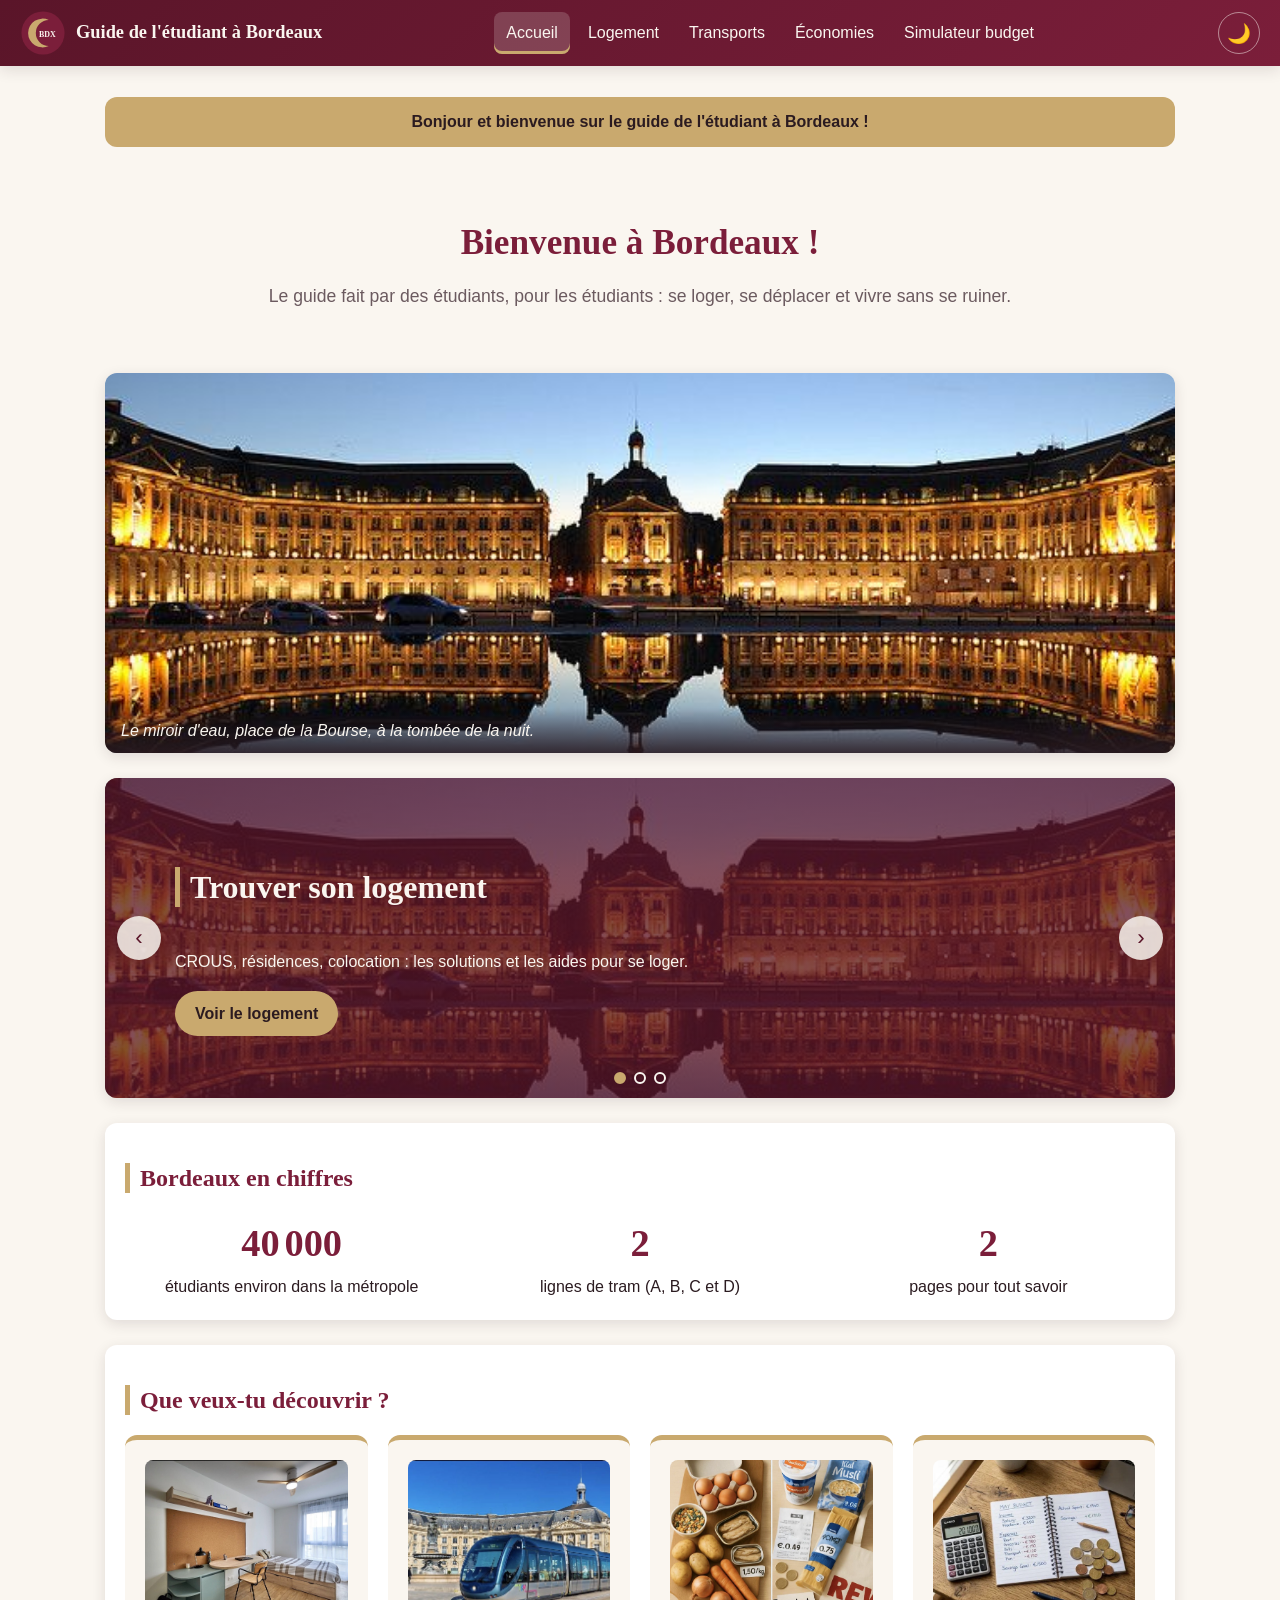
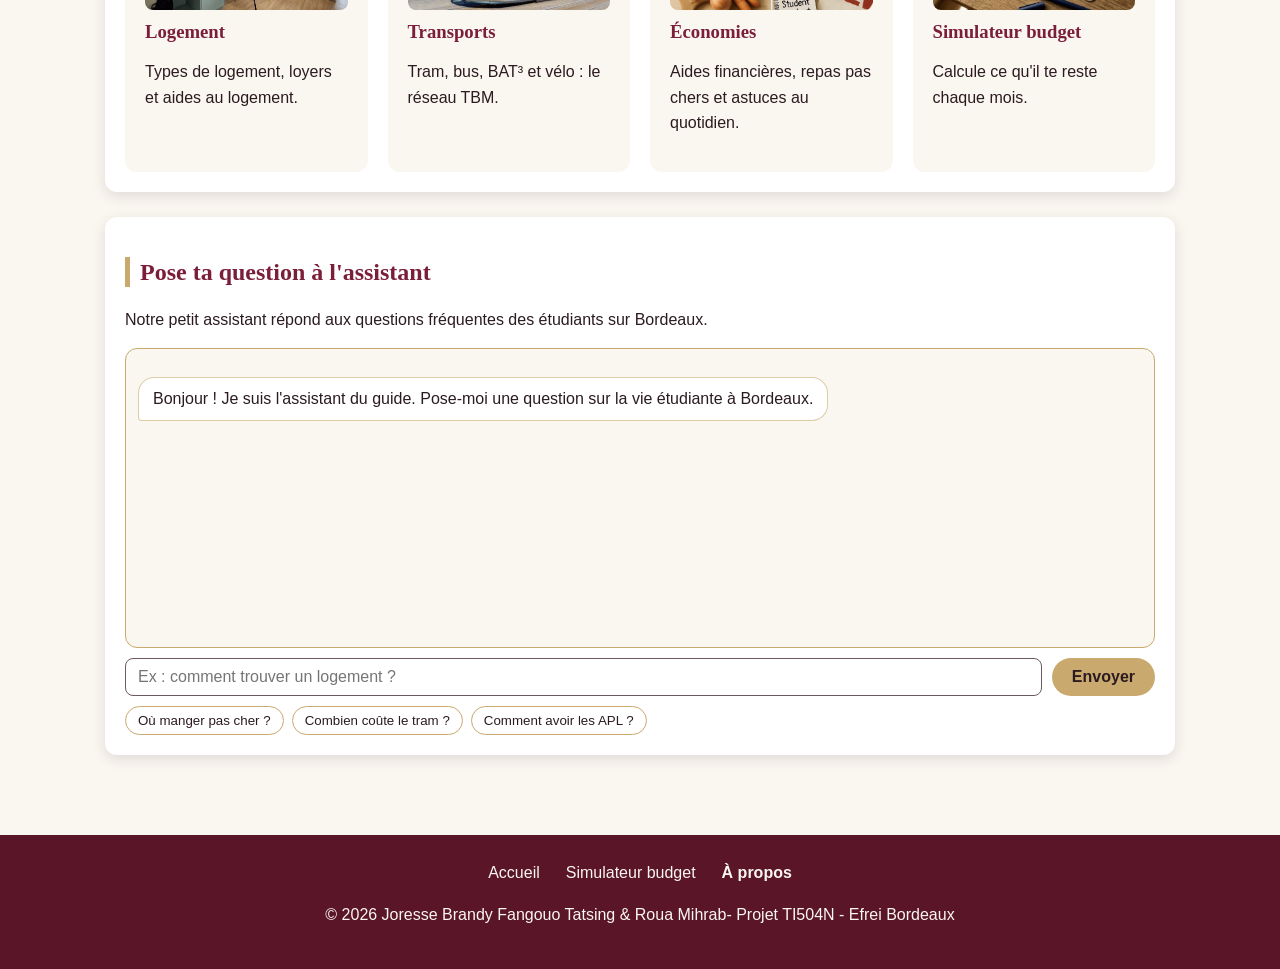
<file: index.html>
<!DOCTYPE html>
<html lang="fr">
<head>
    <meta charset="UTF-8">
    <meta name="viewport" content="width=device-width, initial-scale=1.0">
    <meta name="description" content="Guide pratique pour les étudiants à Bordeaux : logement, transports, économies et simulateur de budget.">
    <title>Accueil - Guide de l'étudiant à Bordeaux</title>
    <link rel="icon" href="img/logo.svg" type="image/svg+xml">
    <link rel="stylesheet" href="css/style.css">
    <script src="js/main.js" defer></script>
    <script src="js/home.js" defer></script>
    <script src="js/chatbot.js" defer></script>
</head>
<body>

    <header class="site-header">
        <a href="index.html" class="logo">
            <img src="img/logo.svg" alt="Logo du guide" width="46" height="46">
            <span>Guide de l'étudiant à Bordeaux</span>
        </a>
        <nav class="main-nav" id="main-nav" aria-label="Navigation principale">
            <ul>
                <li><a href="index.html" aria-current="page">Accueil</a></li>
                <li><a href="pages/housing.html">Logement</a></li>
                <li><a href="pages/transport.html">Transports</a></li>
                <li><a href="pages/savings.html">Économies</a></li>
                <li><a href="pages/budget.html">Simulateur budget</a></li>
            </ul>
        </nav>
        <div class="header-tools">
            <button type="button" class="icon-button" id="theme-toggle" aria-label="Activer le mode sombre">🌙</button>
            <button type="button" class="icon-button menu-toggle" id="menu-toggle" aria-label="Ouvrir le menu" aria-expanded="false" aria-controls="main-nav">☰</button>
        </div>
    </header>

    <main>
        <section class="page-intro" id="intro">
            <h1>Bienvenue à Bordeaux !</h1>
            <p>Le guide fait par des étudiants, pour les étudiants : se loger, se déplacer et vivre sans se ruiner.</p>
        </section>
        <figure class="hero-photo reveal">
            <img src="img/miroir-eau.jpg" alt="Le miroir d'eau de la place de la Bourse illuminé la nuit" width="640" height="425">
            <figcaption>Le miroir d'eau, place de la Bourse, à la tombée de la nuit.</figcaption>
        </figure>

        <section class="carousel" id="carousel" aria-label="Diaporama des rubriques">
            <div class="slide slide-1 active">
                <h2>Trouver son logement</h2>
                <p>CROUS, résidences, colocation : les solutions et les aides pour se loger.</p>
                <a href="pages/housing.html" class="button">Voir le logement</a>
            </div>
            <div class="slide slide-2">
                <h2>Se déplacer facilement</h2>
                <p>Tram, bus, bateau et vélo : le réseau TBM expliqué simplement.</p>
                <a href="pages/transport.html" class="button">Voir les transports</a>
            </div>
            <div class="slide slide-3">
                <h2>Calculer son budget</h2>
                <p>Revenus, loyer, courses : découvre ton reste à vivre en un clic.</p>
                <a href="pages/budget.html" class="button">Lancer le simulateur</a>
            </div>
            <button type="button" class="carousel-button prev" id="carousel-prev" aria-label="Diapositive précédente">‹</button>
            <button type="button" class="carousel-button next" id="carousel-next" aria-label="Diapositive suivante">›</button>
            <div class="carousel-dots" id="carousel-dots"></div>
        </section>

        <section class="reveal">
            <h2>Bordeaux en chiffres</h2>
            <div class="stats">
                <div>
                    <span class="stat-number" data-target="100000">0</span>
                    <span>étudiants environ dans la métropole</span>
                </div>
                <div>
                    <span class="stat-number" data-target="4">0</span>
                    <span>lignes de tram (A, B, C et D)</span>
                </div>
                <div>
                    <span class="stat-number" data-target="6">0</span>
                    <span>pages pour tout savoir</span>
                </div>
            </div>
        </section>

        <section class="reveal">
            <h2>Que veux-tu découvrir ?</h2>
            <div class="cards-grid">
                <a href="pages/housing.html" class="card">
                    <img class="card-img" src="img/housing.jpg" alt="Chambre étudiante meublée avec bureau et lit" width="1170" height="768" loading="lazy">
                    <h3>Logement</h3>
                    <p>Types de logement, loyers et aides au logement.</p>
                </a>
                <a href="pages/transport.html" class="card">
                    <img class="card-img" src="img/transport.jpg" alt="Tram de Bordeaux devant la place de la Bourse" width="1170" height="610" loading="lazy">
                    <h3>Transports</h3>
                    <p>Tram, bus, BAT³ et vélo : le réseau TBM.</p>
                </a>
                <a href="pages/savings.html" class="card">
                    <img class="card-img" src="img/savings.jpg" alt="Produits de courses à petit prix" width="1170" height="1174" loading="lazy">
                    <h3>Économies</h3>
                    <p>Aides financières, repas pas chers et astuces au quotidien.</p>
                </a>
                <a href="pages/budget.html" class="card">
                    <img class="card-img" src="img/budget.jpg" alt="Carnet de budget mensuel avec une calculatrice" width="1151" height="1150" loading="lazy">
                    <h3>Simulateur budget</h3>
                    <p>Calcule ce qu'il te reste chaque mois.</p>
                </a>
            </div>
        </section>

        <section class="reveal" id="chatbot">
            <h2>Pose ta question à l'assistant</h2>
            <p>Notre petit assistant répond aux questions fréquentes des étudiants sur Bordeaux.</p>
            <div id="chat-box" aria-live="polite"></div>
            <div class="chat-input">
                <input type="text" id="user-input" placeholder="Ex : comment trouver un logement ?" aria-label="Ta question">
                <button type="button" class="button" id="send-button" onclick="fetchJSON('json/intents.json')">Envoyer</button>
            </div>
            <div class="chat-suggestions" id="chat-suggestions">
                <button type="button" data-question="Où manger pas cher ?">Où manger pas cher ?</button>
                <button type="button" data-question="Combien coûte le tram ?">Combien coûte le tram ?</button>
                <button type="button" data-question="Comment avoir les APL ?">Comment avoir les APL ?</button>
            </div>
        </section>
    </main>

    <footer class="site-footer">
        <nav class="footer-nav" aria-label="Navigation du bas de page">
            <ul>
                <li><a href="index.html">Accueil</a></li>
                <li><a href="pages/budget.html">Simulateur budget</a></li>
                <li><a href="pages/about.html">À propos</a></li>
            </ul>
        </nav>
        <p>&copy; <span id="year">2026</span> Joresse Brandy Fangouo Tatsing &amp; Roua Mihrab- Projet TI504N - Efrei Bordeaux</p>
    </footer>

    <button type="button" id="back-to-top" aria-label="Remonter en haut de la page">↑</button>

</body>
</html>
</file>
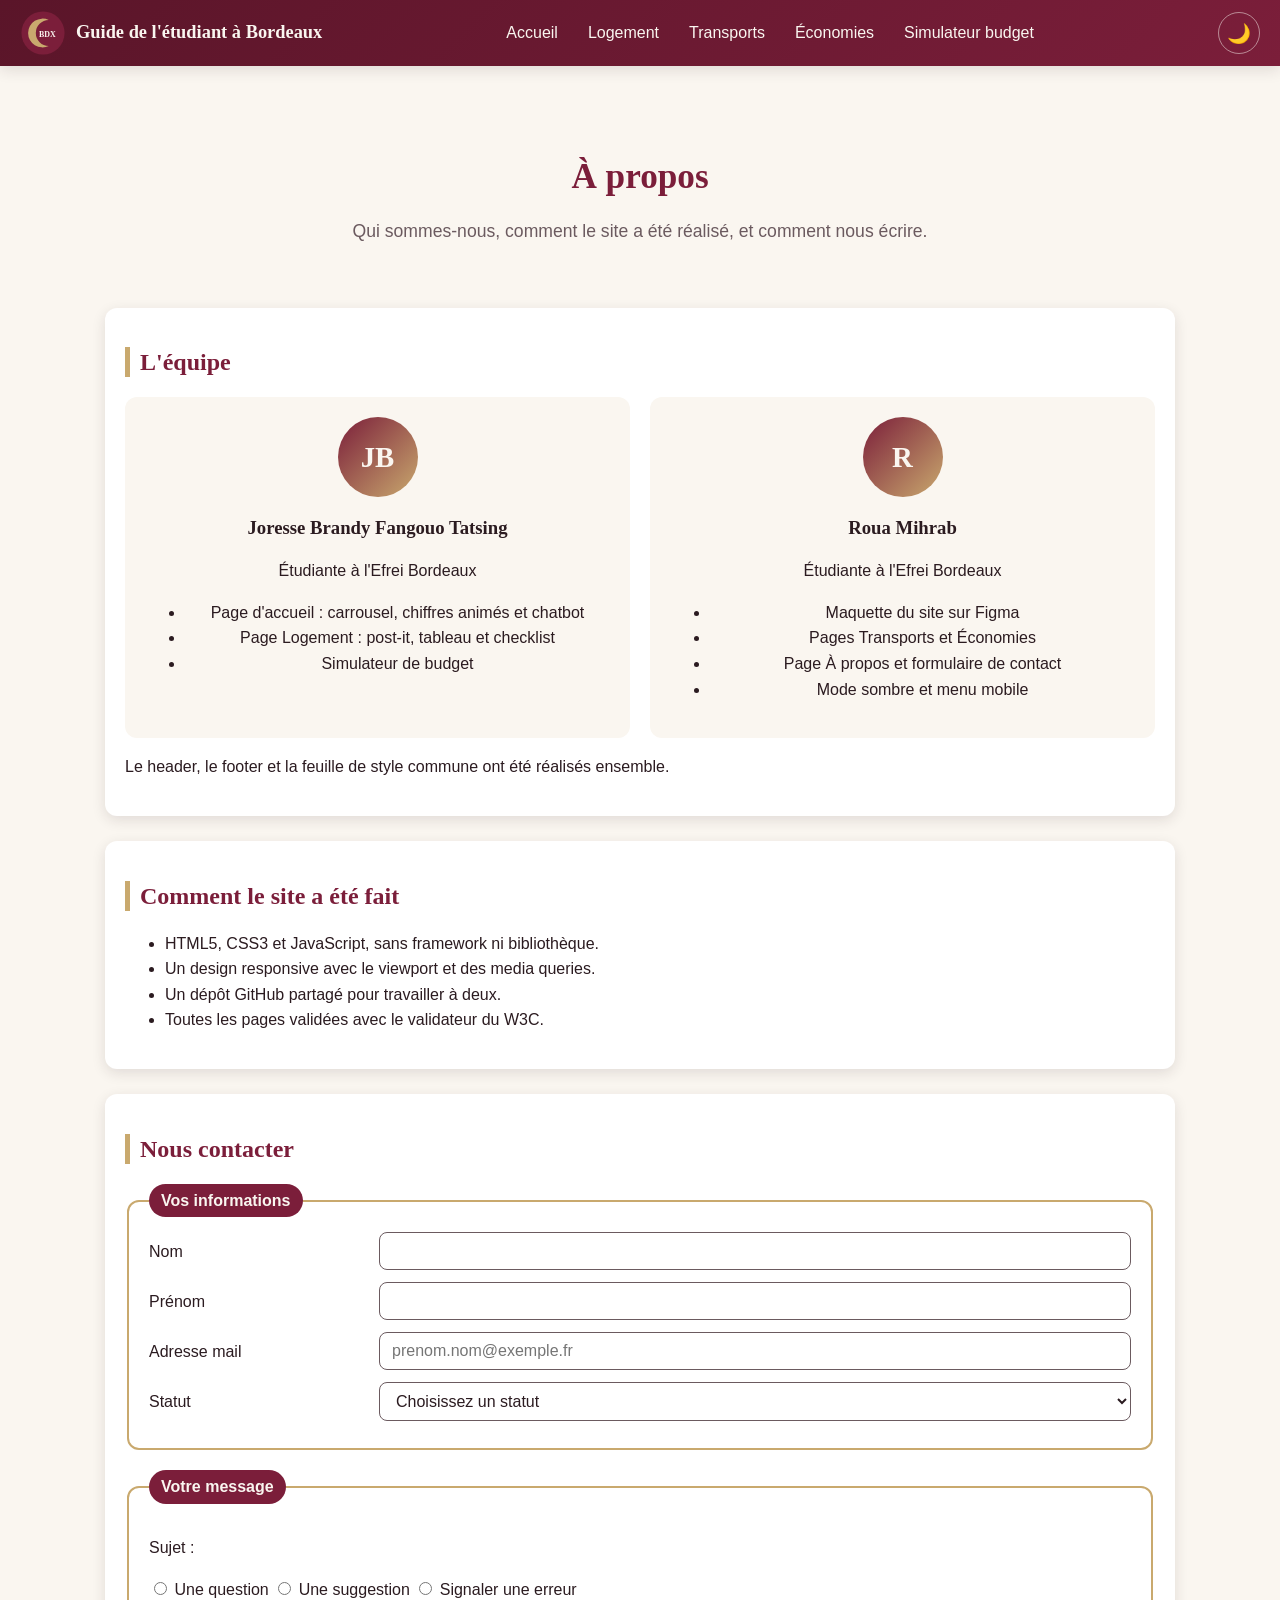
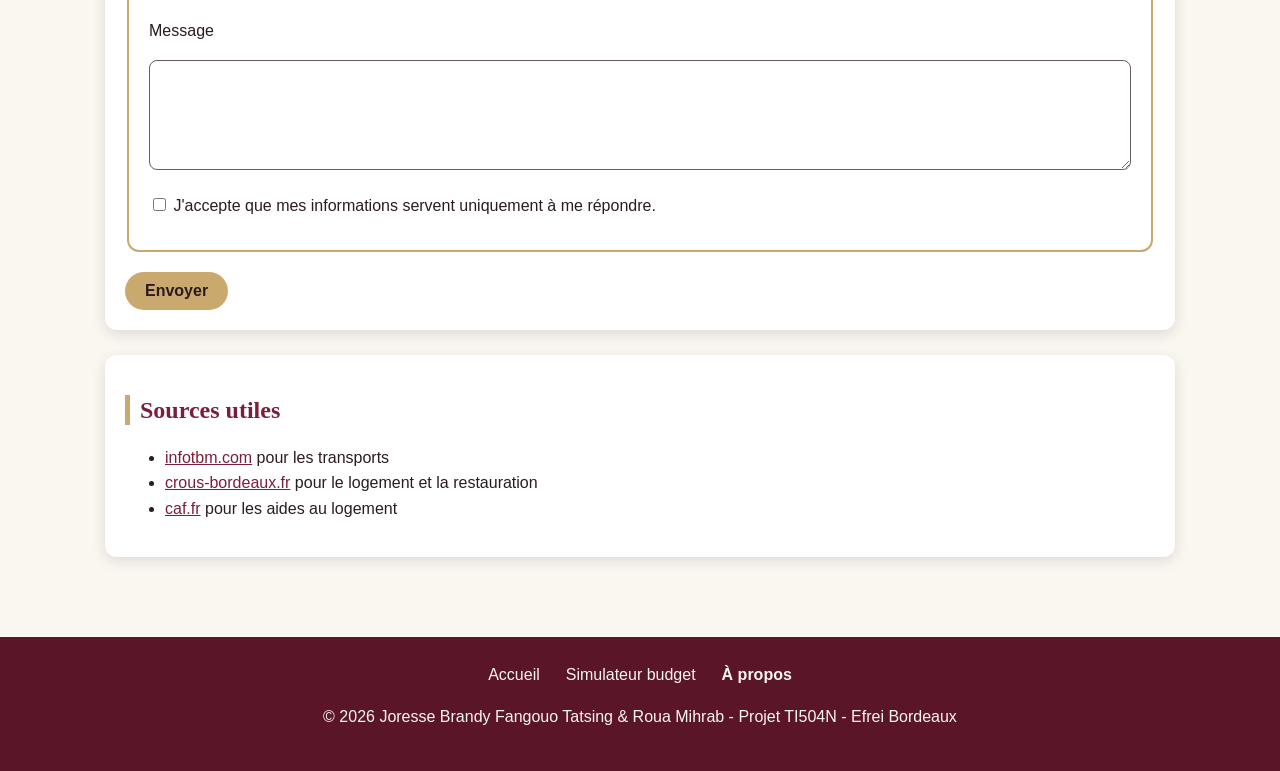
<file: pages/about.html>
<!DOCTYPE html>
<html lang="fr">
<head>
    <meta charset="UTF-8">
    <meta name="viewport" content="width=device-width, initial-scale=1.0">
    <meta name="description" content="L'équipe du guide de l'étudiant à Bordeaux et le formulaire de contact.">
    <title>À propos - Guide de l'étudiant à Bordeaux</title>
    <link rel="icon" href="../img/logo.svg" type="image/svg+xml">
    <link rel="stylesheet" href="../css/style.css">
    <script src="../js/main.js" defer></script>
    <script src="../js/contact.js" defer></script>
</head>
<body>

    <header class="site-header">
        <a href="../index.html" class="logo">
            <img src="../img/logo.svg" alt="Logo du guide" width="46" height="46">
            <span>Guide de l'étudiant à Bordeaux</span>
        </a>
        <nav class="main-nav" id="main-nav" aria-label="Navigation principale">
            <ul>
                <li><a href="../index.html">Accueil</a></li>
                <li><a href="housing.html">Logement</a></li>
                <li><a href="transport.html">Transports</a></li>
                <li><a href="savings.html">Économies</a></li>
                <li><a href="budget.html">Simulateur budget</a></li>
            </ul>
        </nav>
        <div class="header-tools">
            <button type="button" class="icon-button" id="theme-toggle" aria-label="Activer le mode sombre">🌙</button>
            <button type="button" class="icon-button menu-toggle" id="menu-toggle" aria-label="Ouvrir le menu" aria-expanded="false" aria-controls="main-nav">☰</button>
        </div>
    </header>

    <main>
        <section class="page-intro">
            <h1>À propos</h1>
            <p>Qui sommes-nous, comment le site a été réalisé, et comment nous écrire.</p>
        </section>

        <section class="reveal">
            <h2>L'équipe</h2>
            <div class="team">
                <article class="member">
                    <span class="avatar" aria-hidden="true">JB</span>
                    <h3>Joresse Brandy Fangouo Tatsing</h3>
                    <p>Étudiante à l'Efrei Bordeaux</p>
                    <ul>
                        <li>Page d'accueil : carrousel, chiffres animés et chatbot</li>
                        <li>Page Logement : post-it, tableau et checklist</li>
                        <li>Simulateur de budget</li>
                    </ul>
                </article>
                <article class="member">
                    <span class="avatar" aria-hidden="true">R</span>
                    <h3>Roua Mihrab</h3>
                    <p>Étudiante à l'Efrei Bordeaux</p>
                    <ul>
                        <li>Maquette du site sur Figma</li>
                        <li>Pages Transports et Économies</li>
                        <li>Page À propos et formulaire de contact</li>
                        <li>Mode sombre et menu mobile</li>
                    </ul>
                </article>
            </div>
            <p>Le header, le footer et la feuille de style commune ont été réalisés ensemble.</p>
        </section>

        <section class="reveal">
            <h2>Comment le site a été fait</h2>
            <ul>
                <li>HTML5, CSS3 et JavaScript, sans framework ni bibliothèque.</li>
                <li>Un design responsive avec le viewport et des media queries.</li>
                <li>Un dépôt GitHub partagé pour travailler à deux.</li>
                <li>Toutes les pages validées avec le validateur du W3C.</li>
            </ul>
        </section>

        <section class="reveal">
            <h2>Nous contacter</h2>
            <form method="post" name="Contact" action="#" id="contact-form" novalidate>
                <fieldset>
                    <legend>Vos informations</legend>
                    <div class="form-row">
                        <label for="lastname">Nom</label>
                        <input type="text" id="lastname" name="lastname">
                    </div>
                    <div class="form-row">
                        <label for="firstname">Prénom</label>
                        <input type="text" id="firstname" name="firstname">
                    </div>
                    <div class="form-row">
                        <label for="email">Adresse mail</label>
                        <input type="email" id="email" name="email" placeholder="prenom.nom@exemple.fr">
                    </div>
                    <div class="form-row">
                        <label for="status">Statut</label>
                        <select id="status" name="status">
                            <option value="">Choisissez un statut</option>
                            <option value="student">Étudiant</option>
                            <option value="future">Futur étudiant</option>
                            <option value="parent">Parent</option>
                            <option value="other">Autre</option>
                        </select>
                    </div>
                </fieldset>
                <fieldset>
                    <legend>Votre message</legend>
                    <p>Sujet :</p>
                    <label><input type="radio" name="subject" value="question"> Une question</label>
                    <label><input type="radio" name="subject" value="idea"> Une suggestion</label>
                    <label><input type="radio" name="subject" value="error"> Signaler une erreur</label>
                    <p><label for="message">Message</label></p>
                    <textarea id="message" name="message" rows="5"></textarea>
                    <p><label><input type="checkbox" id="consent" name="consent"> J'accepte que mes informations servent uniquement à me répondre.</label></p>
                </fieldset>
                <p id="contact-message" class="form-message" aria-live="polite" hidden></p>
                <button type="submit">Envoyer</button>
            </form>
        </section>

        <section class="reveal">
            <h2>Sources utiles</h2>
            <ul>
                <li><a href="https://www.infotbm.com">infotbm.com</a> pour les transports</li>
                <li><a href="https://www.crous-bordeaux.fr">crous-bordeaux.fr</a> pour le logement et la restauration</li>
                <li><a href="https://www.caf.fr">caf.fr</a> pour les aides au logement</li>
            </ul>
        </section>
    </main>

    <footer class="site-footer">
        <nav class="footer-nav" aria-label="Navigation du bas de page">
            <ul>
                <li><a href="../index.html">Accueil</a></li>
                <li><a href="budget.html">Simulateur budget</a></li>
                <li><a href="about.html">À propos</a></li>
            </ul>
        </nav>
        <p>&copy; <span id="year">2026</span> Joresse Brandy Fangouo Tatsing &amp; Roua Mihrab - Projet TI504N - Efrei Bordeaux</p>
    </footer>

    <button type="button" id="back-to-top" aria-label="Remonter en haut de la page">↑</button>

</body>
</html>
</file>
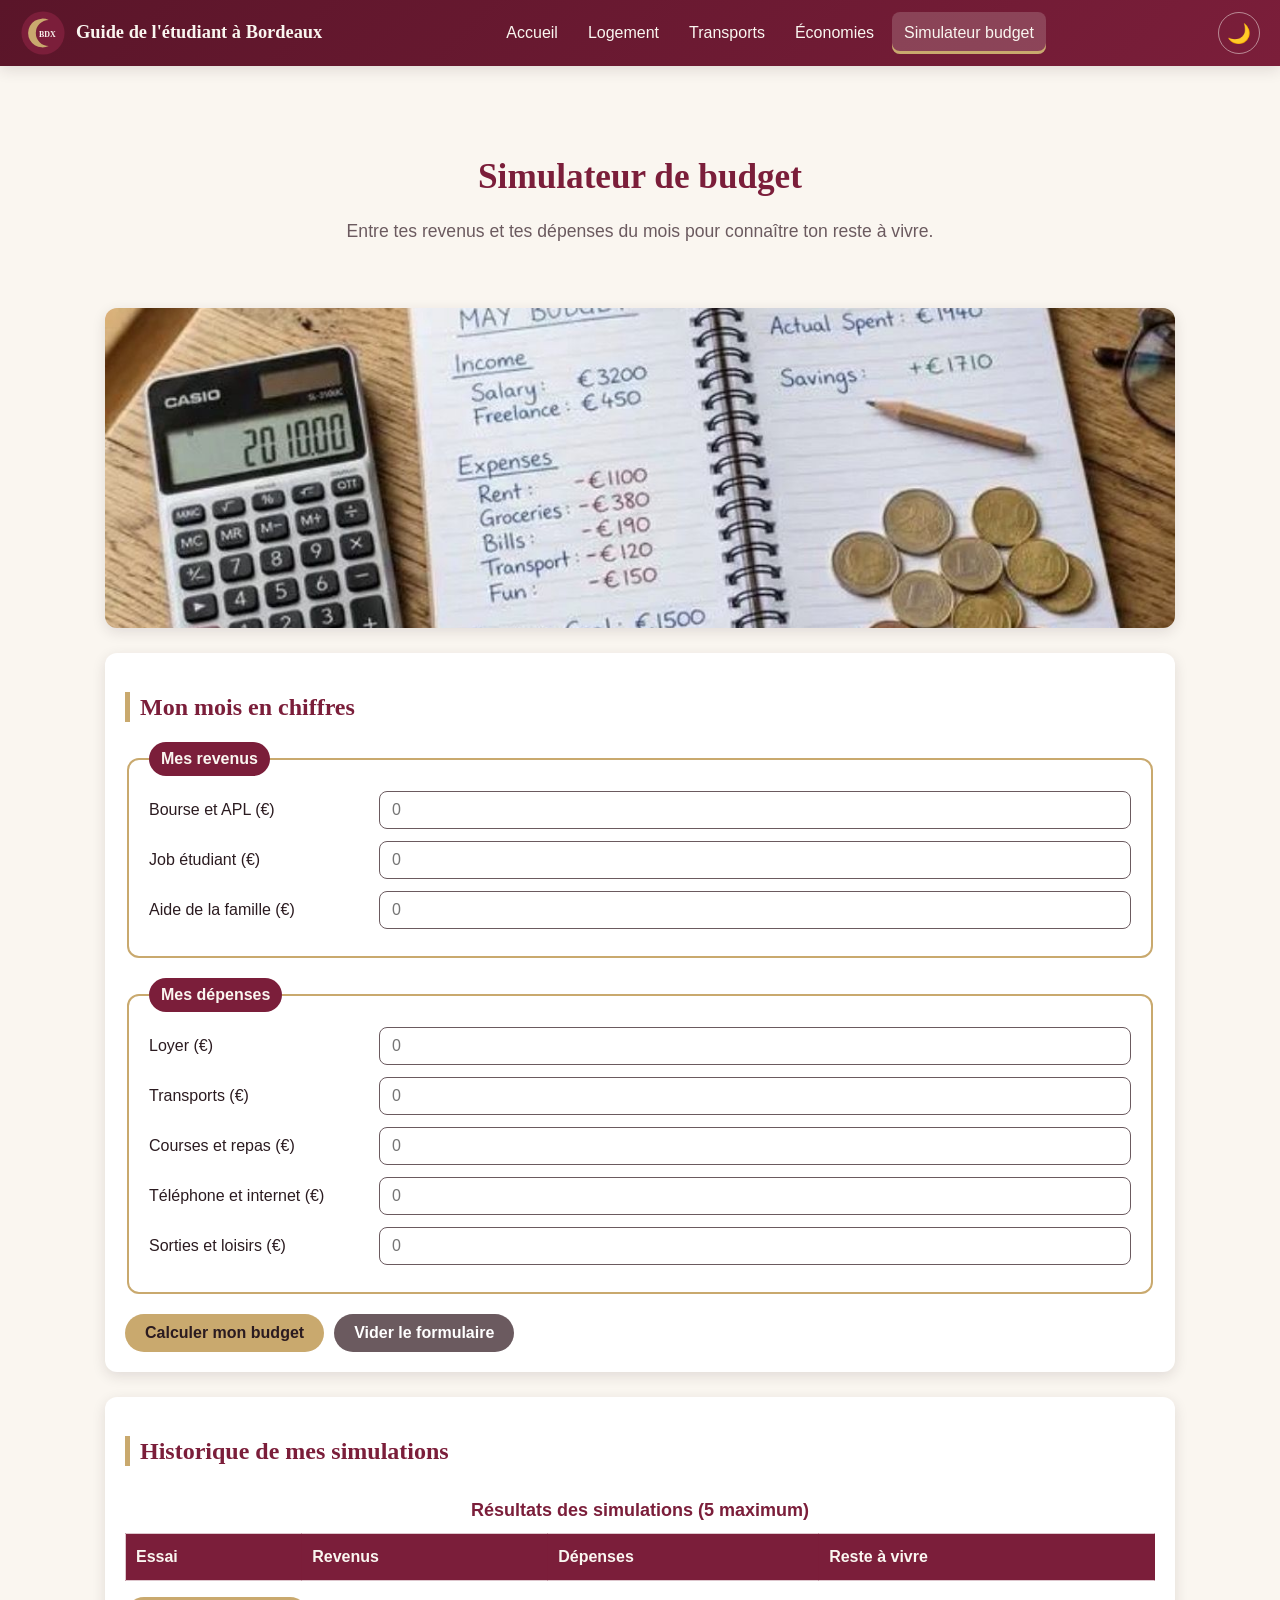
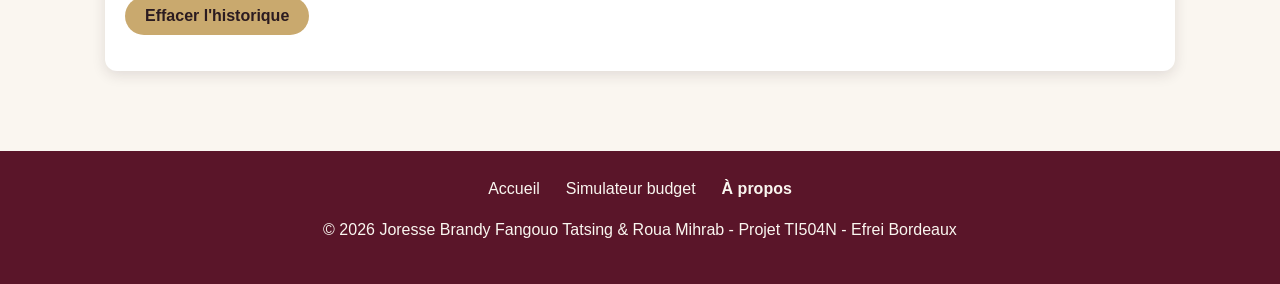
<file: pages/budget.html>
<!DOCTYPE html>
<html lang="fr">
<head>
    <meta charset="UTF-8">
    <meta name="viewport" content="width=device-width, initial-scale=1.0">
    <meta name="description" content="Simulateur de budget mensuel pour les étudiants à Bordeaux.">
    <title>Simulateur budget - Guide de l'étudiant à Bordeaux</title>
    <link rel="icon" href="../img/logo.svg" type="image/svg+xml">
    <link rel="stylesheet" href="../css/style.css">
    <script src="../js/main.js" defer></script>
    <script src="../js/budget.js" defer></script>
</head>
<body>

    <header class="site-header">
        <a href="../index.html" class="logo">
            <img src="../img/logo.svg" alt="Logo du guide" width="46" height="46">
            <span>Guide de l'étudiant à Bordeaux</span>
        </a>
        <nav class="main-nav" id="main-nav" aria-label="Navigation principale">
            <ul>
                <li><a href="../index.html">Accueil</a></li>
                <li><a href="housing.html">Logement</a></li>
                <li><a href="transport.html">Transports</a></li>
                <li><a href="savings.html">Économies</a></li>
                <li><a href="budget.html" aria-current="page">Simulateur budget</a></li>
            </ul>
        </nav>
        <div class="header-tools">
            <button type="button" class="icon-button" id="theme-toggle" aria-label="Activer le mode sombre">🌙</button>
            <button type="button" class="icon-button menu-toggle" id="menu-toggle" aria-label="Ouvrir le menu" aria-expanded="false" aria-controls="main-nav">☰</button>
        </div>
    </header>

    <main>
        <section class="page-intro">
            <h1>Simulateur de budget</h1>
            <p>Entre tes revenus et tes dépenses du mois pour connaître ton reste à vivre.</p>
        </section>

        <figure class="page-photo">
            <img src="../img/budget.jpg" alt="Carnet de budget mensuel avec une calculatrice" width="1151" height="1150">
        </figure>

        <section>
            <h2>Mon mois en chiffres</h2>
            <form method="post" name="Budget" action="#" id="budget-form" onsubmit="return false">
                <fieldset id="incomes">
                    <legend>Mes revenus</legend>
                    <div class="form-row">
                        <label for="aid">Bourse et APL (€)</label>
                        <input type="number" id="aid" name="aid" min="0" step="1" placeholder="0">
                    </div>
                    <div class="form-row">
                        <label for="job">Job étudiant (€)</label>
                        <input type="number" id="job" name="job" min="0" step="1" placeholder="0">
                    </div>
                    <div class="form-row">
                        <label for="family">Aide de la famille (€)</label>
                        <input type="number" id="family" name="family" min="0" step="1" placeholder="0">
                    </div>
                </fieldset>
                <fieldset id="expenses">
                    <legend>Mes dépenses</legend>
                    <div class="form-row">
                        <label for="rent">Loyer (€)</label>
                        <input type="number" id="rent" name="rent" min="0" step="1" placeholder="0">
                    </div>
                    <div class="form-row">
                        <label for="transport">Transports (€)</label>
                        <input type="number" id="transport" name="transport" min="0" step="1" placeholder="0">
                    </div>
                    <div class="form-row">
                        <label for="food">Courses et repas (€)</label>
                        <input type="number" id="food" name="food" min="0" step="1" placeholder="0">
                    </div>
                    <div class="form-row">
                        <label for="phone">Téléphone et internet (€)</label>
                        <input type="number" id="phone" name="phone" min="0" step="1" placeholder="0">
                    </div>
                    <div class="form-row">
                        <label for="leisure">Sorties et loisirs (€)</label>
                        <input type="number" id="leisure" name="leisure" min="0" step="1" placeholder="0">
                    </div>
                </fieldset>
                <p id="budget-message" class="form-message" aria-live="polite" hidden></p>
                <div class="form-buttons">
                    <input type="button" value="Calculer mon budget" id="calculate-button" onclick="calculateBudget()">
                    <input type="reset" value="Vider le formulaire">
                </div>
            </form>
        </section>

        <section id="result-section" hidden>
            <h2>Mon résultat</h2>
            <p class="budget-result" id="budget-summary"></p>
            <div class="bar-chart" id="bar-chart"></div>
        </section>

        <section>
            <h2>Historique de mes simulations</h2>
            <div class="table-wrapper">
                <table id="result">
                    <caption>Résultats des simulations (5 maximum)</caption>
                    <thead>
                        <tr>
                            <th scope="col">Essai</th>
                            <th scope="col">Revenus</th>
                            <th scope="col">Dépenses</th>
                            <th scope="col">Reste à vivre</th>
                        </tr>
                    </thead>
                    <tbody></tbody>
                </table>
            </div>
            <p><input type="button" value="Effacer l'historique" id="clear-history"></p>
        </section>
    </main>

    <footer class="site-footer">
        <nav class="footer-nav" aria-label="Navigation du bas de page">
            <ul>
                <li><a href="../index.html">Accueil</a></li>
                <li><a href="budget.html">Simulateur budget</a></li>
                <li><a href="about.html">À propos</a></li>
            </ul>
        </nav>
        <p>&copy; <span id="year">2026</span> Joresse Brandy Fangouo Tatsing &amp; Roua Mihrab - Projet TI504N - Efrei Bordeaux</p>
    </footer>

    <button type="button" id="back-to-top" aria-label="Remonter en haut de la page">↑</button>

</body>
</html>
</file>
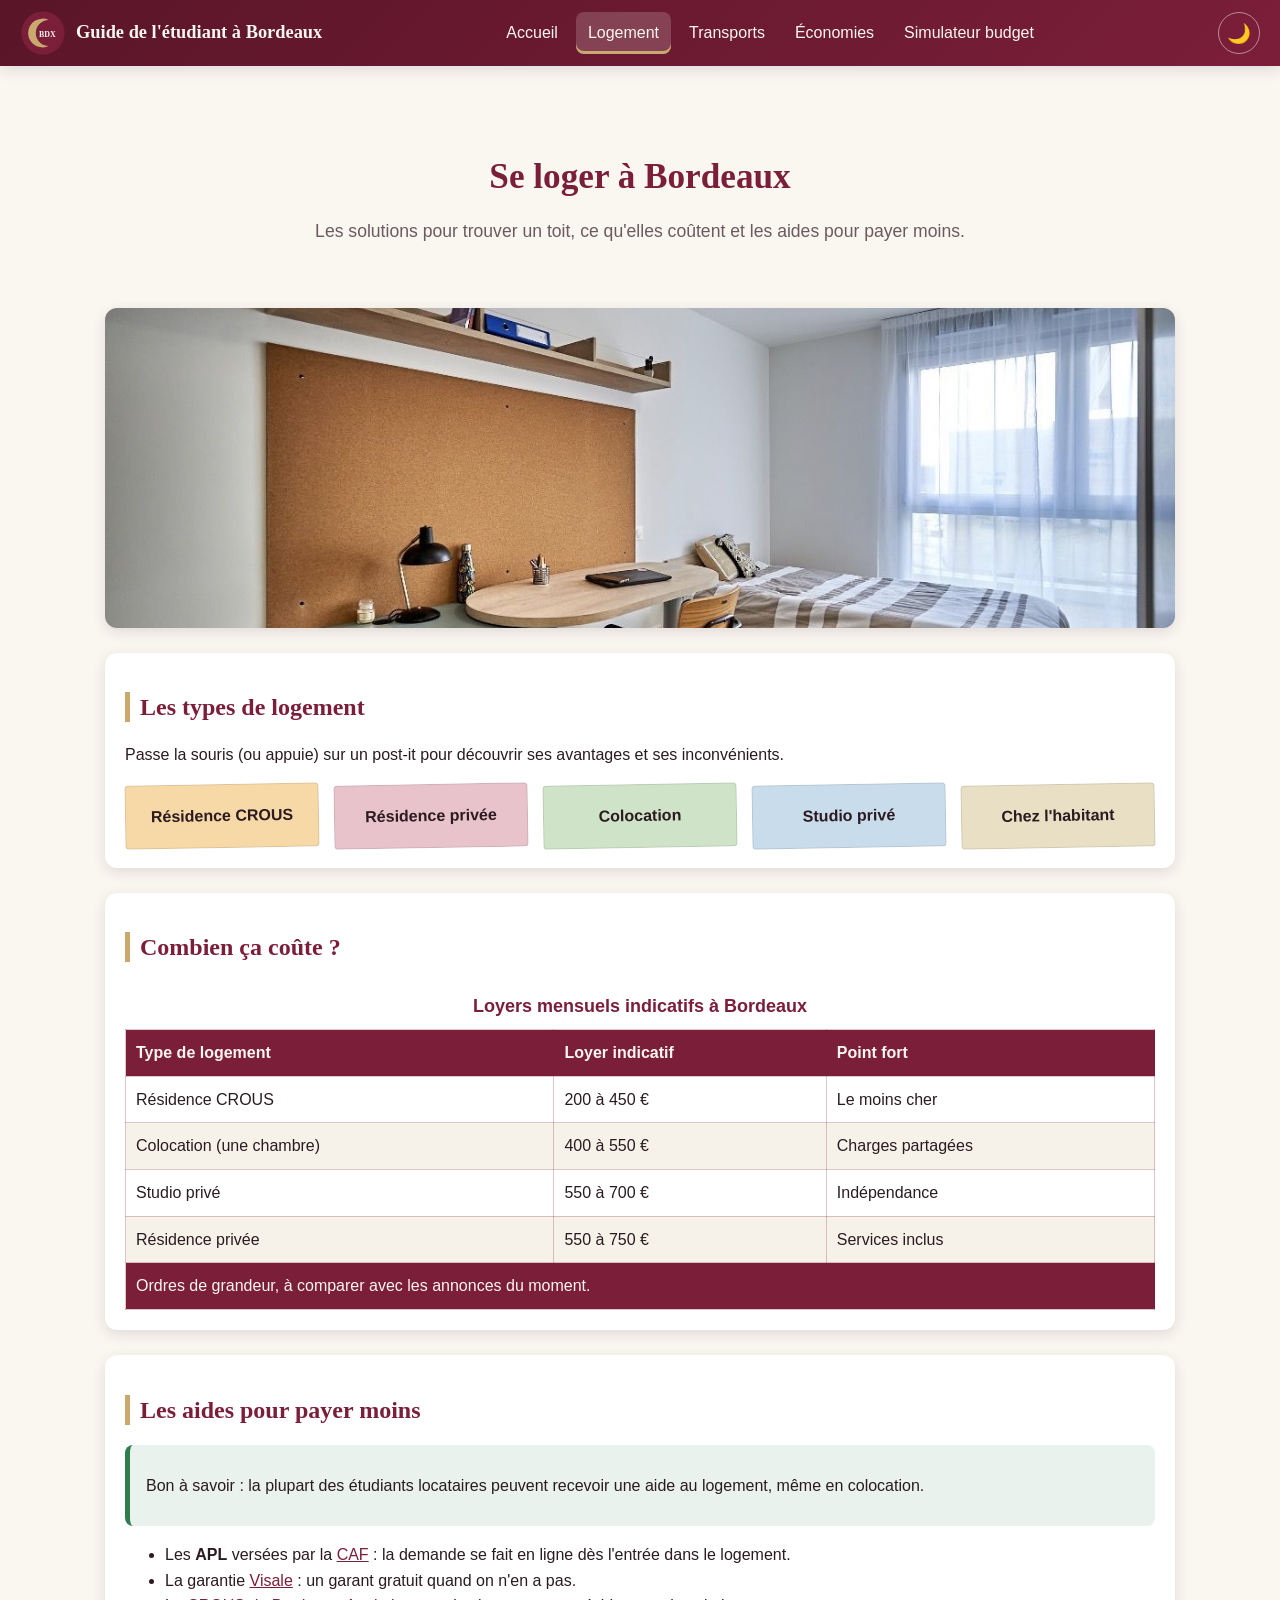
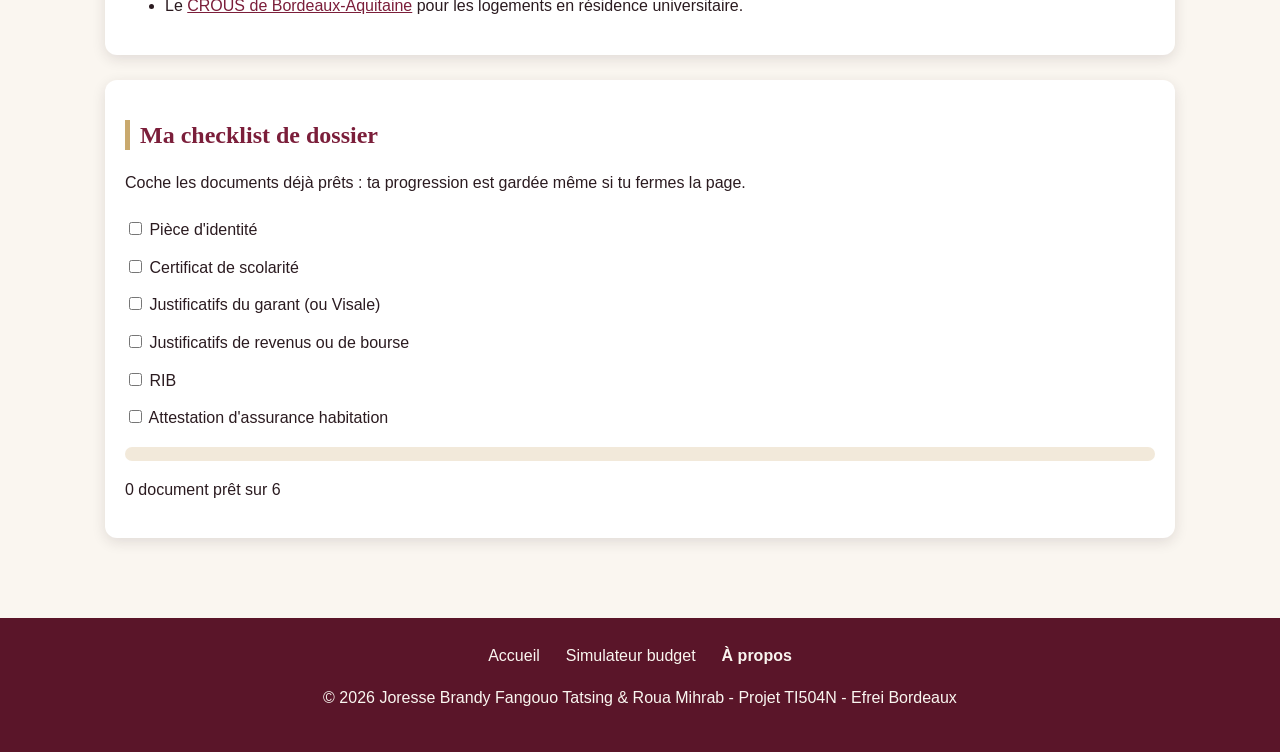
<file: pages/housing.html>
<!DOCTYPE html>
<html lang="fr">
<head>
    <meta charset="UTF-8">
    <meta name="viewport" content="width=device-width, initial-scale=1.0">
    <meta name="description" content="Trouver un logement étudiant à Bordeaux : types de logement, loyers indicatifs et aides.">
    <title>Logement - Guide de l'étudiant à Bordeaux</title>
    <link rel="icon" href="../img/logo.svg" type="image/svg+xml">
    <link rel="stylesheet" href="../css/style.css">
    <script src="../js/main.js" defer></script>
    <script src="../js/housing.js" defer></script>
</head>
<body>

    <header class="site-header">
        <a href="../index.html" class="logo">
            <img src="../img/logo.svg" alt="Logo du guide" width="46" height="46">
            <span>Guide de l'étudiant à Bordeaux</span>
        </a>
        <nav class="main-nav" id="main-nav" aria-label="Navigation principale">
            <ul>
                <li><a href="../index.html">Accueil</a></li>
                <li><a href="housing.html" aria-current="page">Logement</a></li>
                <li><a href="transport.html">Transports</a></li>
                <li><a href="savings.html">Économies</a></li>
                <li><a href="budget.html">Simulateur budget</a></li>
            </ul>
        </nav>
        <div class="header-tools">
            <button type="button" class="icon-button" id="theme-toggle" aria-label="Activer le mode sombre">🌙</button>
            <button type="button" class="icon-button menu-toggle" id="menu-toggle" aria-label="Ouvrir le menu" aria-expanded="false" aria-controls="main-nav">☰</button>
        </div>
    </header>

    <main>
        <section class="page-intro">
            <h1>Se loger à Bordeaux</h1>
            <p>Les solutions pour trouver un toit, ce qu'elles coûtent et les aides pour payer moins.</p>
        </section>

        <figure class="page-photo">
            <img src="../img/housing.jpg" alt="Chambre étudiante meublée avec bureau et lit" width="1170" height="768">
        </figure>

        <section class="reveal">
            <h2>Les types de logement</h2>
            <p>Passe la souris (ou appuie) sur un post-it pour découvrir ses avantages et ses inconvénients.</p>
            <ol id="postit">
                <li class="postit-item" tabindex="0">Résidence CROUS
                    <ul>
                        <li>Loyer parmi les moins chers</li>
                        <li>Attribution selon des critères sociaux</li>
                        <li>Demande à faire tôt via le dossier social étudiant</li>
                    </ul>
                </li>
                <li class="postit-item" tabindex="0">Résidence privée
                    <ul>
                        <li>Logement meublé et services inclus</li>
                        <li>Souvent proche des écoles</li>
                        <li>Plus cher qu'au CROUS</li>
                    </ul>
                </li>
                <li class="postit-item" tabindex="0">Colocation
                    <ul>
                        <li>Loyer partagé</li>
                        <li>Ambiance conviviale</li>
                        <li>Bien choisir ses colocataires</li>
                    </ul>
                </li>
                <li class="postit-item" tabindex="0">Studio privé
                    <ul>
                        <li>Indépendance totale</li>
                        <li>Garant souvent demandé</li>
                        <li>Marché tendu à la rentrée</li>
                    </ul>
                </li>
                <li class="postit-item" tabindex="0">Chez l'habitant
                    <ul>
                        <li>Chambre chez un particulier</li>
                        <li>Loyer modéré</li>
                        <li>Moins d'intimité</li>
                    </ul>
                </li>
            </ol>
        </section>

        <section class="reveal">
            <h2>Combien ça coûte ?</h2>
            <div class="table-wrapper">
                <table>
                    <caption>Loyers mensuels indicatifs à Bordeaux</caption>
                    <thead>
                        <tr>
                            <th scope="col">Type de logement</th>
                            <th scope="col">Loyer indicatif</th>
                            <th scope="col">Point fort</th>
                        </tr>
                    </thead>
                    <tbody>
                        <tr>
                            <td>Résidence CROUS</td>
                            <td>200 à 450 €</td>
                            <td>Le moins cher</td>
                        </tr>
                        <tr>
                            <td>Colocation (une chambre)</td>
                            <td>400 à 550 €</td>
                            <td>Charges partagées</td>
                        </tr>
                        <tr>
                            <td>Studio privé</td>
                            <td>550 à 700 €</td>
                            <td>Indépendance</td>
                        </tr>
                        <tr>
                            <td>Résidence privée</td>
                            <td>550 à 750 €</td>
                            <td>Services inclus</td>
                        </tr>
                    </tbody>
                    <tfoot>
                        <tr>
                            <td colspan="3">Ordres de grandeur, à comparer avec les annonces du moment.</td>
                        </tr>
                    </tfoot>
                </table>
            </div>
        </section>

        <section class="reveal">
            <h2>Les aides pour payer moins</h2>
            <div class="highlight">
                <p>Bon à savoir : la plupart des étudiants locataires peuvent recevoir une aide au logement, même en colocation.</p>
            </div>
            <ul>
                <li>Les <strong>APL</strong> versées par la <a href="https://www.caf.fr">CAF</a> : la demande se fait en ligne dès l'entrée dans le logement.</li>
                <li>La garantie <a href="https://www.visale.fr">Visale</a> : un garant gratuit quand on n'en a pas.</li>
                <li>Le <a href="https://www.crous-bordeaux.fr">CROUS de Bordeaux-Aquitaine</a> pour les logements en résidence universitaire.</li>
            </ul>
        </section>

        <section class="reveal" id="checklist-section">
            <h2>Ma checklist de dossier</h2>
            <p>Coche les documents déjà prêts : ta progression est gardée même si tu fermes la page.</p>
            <div class="checklist" id="checklist">
                <label><input type="checkbox" value="id"> Pièce d'identité</label>
                <label><input type="checkbox" value="school"> Certificat de scolarité</label>
                <label><input type="checkbox" value="guarantor"> Justificatifs du garant (ou Visale)</label>
                <label><input type="checkbox" value="income"> Justificatifs de revenus ou de bourse</label>
                <label><input type="checkbox" value="rib"> RIB</label>
                <label><input type="checkbox" value="insurance"> Attestation d'assurance habitation</label>
            </div>
            <div class="progress" aria-hidden="true"><div class="progress-bar" id="progress-bar"></div></div>
            <p id="progress-text" aria-live="polite">0 document prêt sur 6</p>
        </section>
    </main>

    <footer class="site-footer">
        <nav class="footer-nav" aria-label="Navigation du bas de page">
            <ul>
                <li><a href="../index.html">Accueil</a></li>
                <li><a href="budget.html">Simulateur budget</a></li>
                <li><a href="about.html">À propos</a></li>
            </ul>
        </nav>
        <p>&copy; <span id="year">2026</span> Joresse Brandy Fangouo Tatsing &amp; Roua Mihrab - Projet TI504N - Efrei Bordeaux</p>
    </footer>

    <button type="button" id="back-to-top" aria-label="Remonter en haut de la page">↑</button>

</body>
</html>
</file>
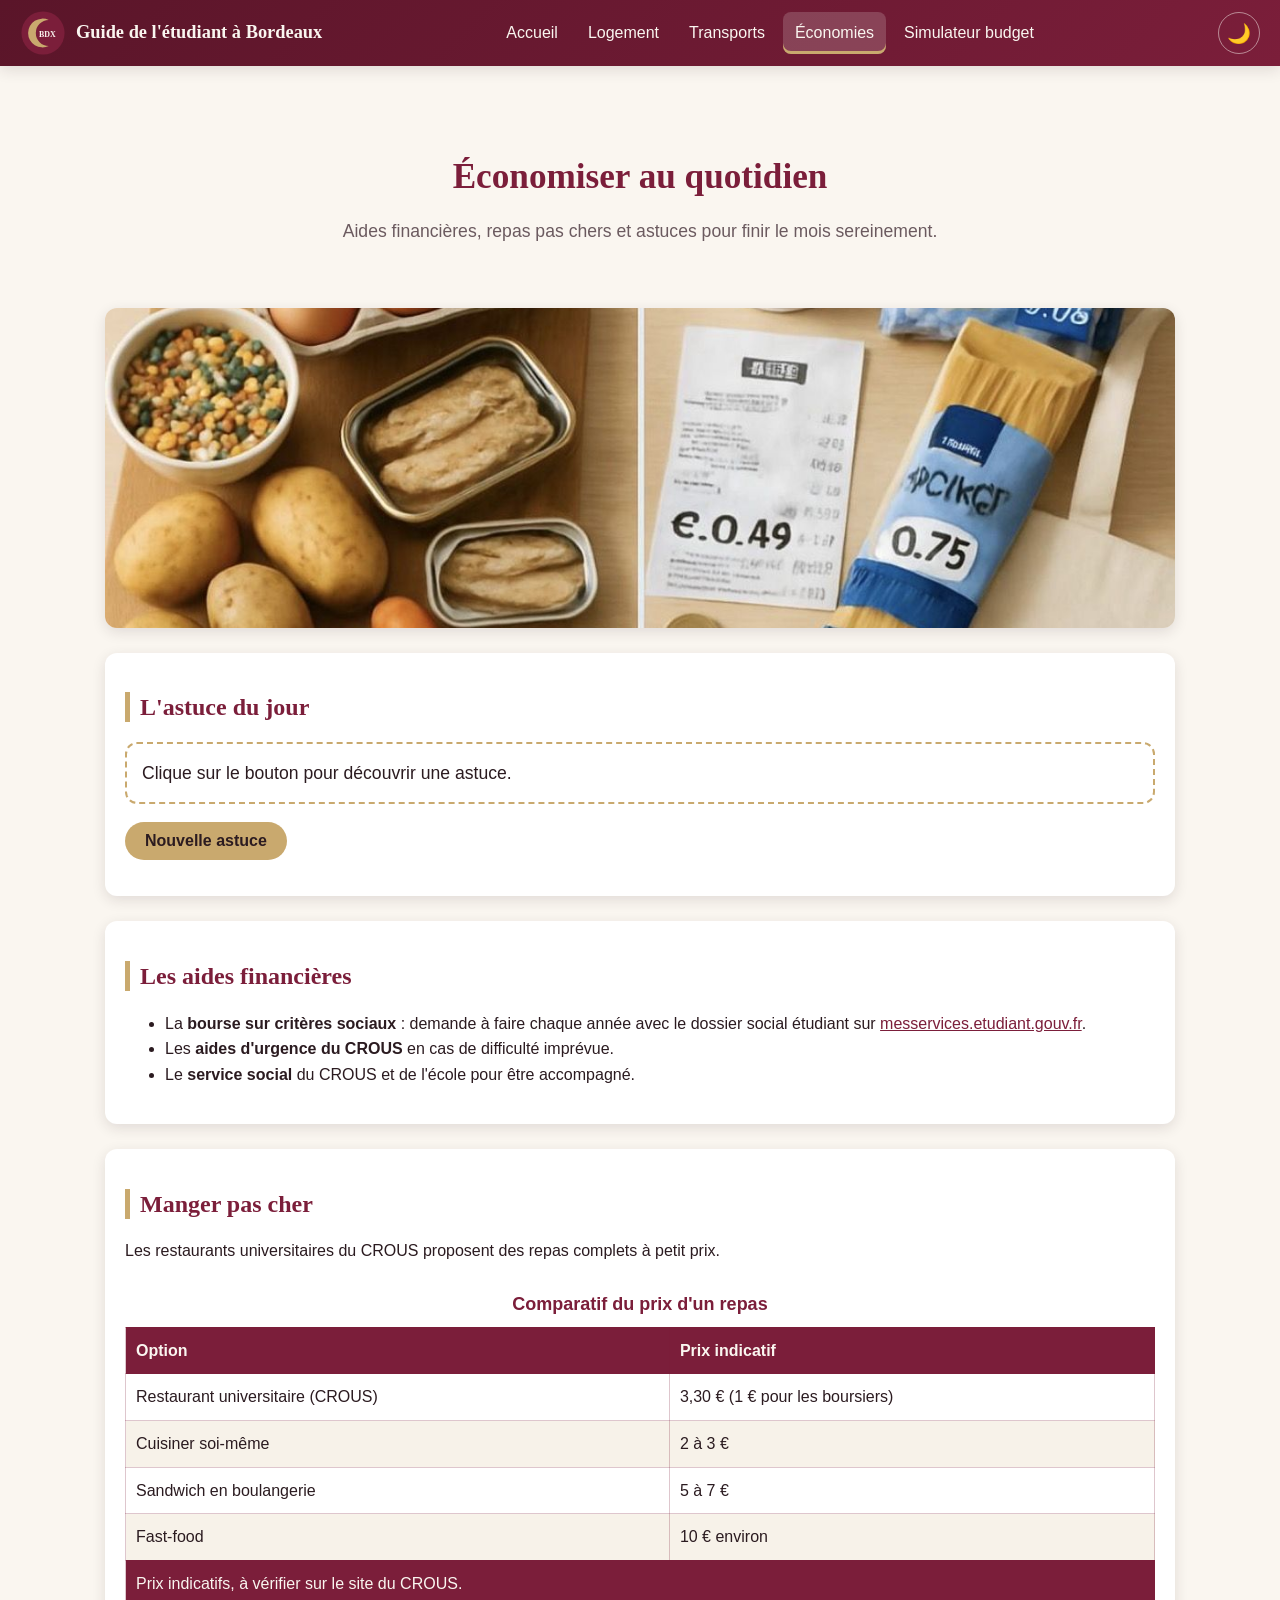
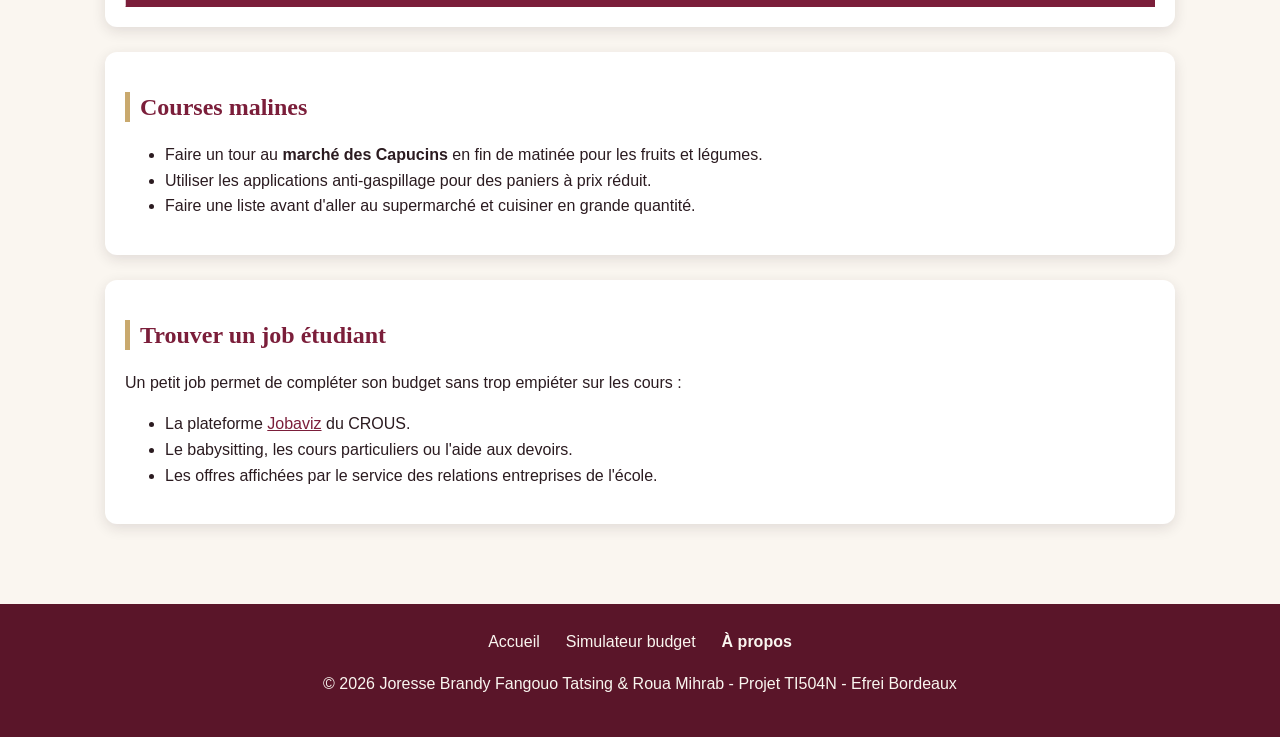
<file: pages/savings.html>
<!DOCTYPE html>
<html lang="fr">
<head>
    <meta charset="UTF-8">
    <meta name="viewport" content="width=device-width, initial-scale=1.0">
    <meta name="description" content="Économiser quand on est étudiant à Bordeaux : aides financières, repas pas chers, courses et job étudiant.">
    <title>Économies - Guide de l'étudiant à Bordeaux</title>
    <link rel="icon" href="../img/logo.svg" type="image/svg+xml">
    <link rel="stylesheet" href="../css/style.css">
    <script src="../js/main.js" defer></script>
    <script src="../js/savings.js" defer></script>
</head>
<body>

    <header class="site-header">
        <a href="../index.html" class="logo">
            <img src="../img/logo.svg" alt="Logo du guide" width="46" height="46">
            <span>Guide de l'étudiant à Bordeaux</span>
        </a>
        <nav class="main-nav" id="main-nav" aria-label="Navigation principale">
            <ul>
                <li><a href="../index.html">Accueil</a></li>
                <li><a href="housing.html">Logement</a></li>
                <li><a href="transport.html">Transports</a></li>
                <li><a href="savings.html" aria-current="page">Économies</a></li>
                <li><a href="budget.html">Simulateur budget</a></li>
            </ul>
        </nav>
        <div class="header-tools">
            <button type="button" class="icon-button" id="theme-toggle" aria-label="Activer le mode sombre">🌙</button>
            <button type="button" class="icon-button menu-toggle" id="menu-toggle" aria-label="Ouvrir le menu" aria-expanded="false" aria-controls="main-nav">☰</button>
        </div>
    </header>

    <main>
        <section class="page-intro">
            <h1>Économiser au quotidien</h1>
            <p>Aides financières, repas pas chers et astuces pour finir le mois sereinement.</p>
        </section>

        <figure class="page-photo">
            <img src="../img/savings.jpg" alt="Produits de courses à petit prix" width="1170" height="1174">
        </figure>

        <section class="reveal">
            <h2>L'astuce du jour</h2>
            <p class="tip-box" id="tip-box" aria-live="polite">Clique sur le bouton pour découvrir une astuce.</p>
            <p><input type="button" value="Nouvelle astuce" id="tip-button"></p>
        </section>

        <section class="reveal">
            <h2>Les aides financières</h2>
            <ul>
                <li>La <strong>bourse sur critères sociaux</strong> : demande à faire chaque année avec le dossier social étudiant sur <a href="https://www.messervices.etudiant.gouv.fr">messervices.etudiant.gouv.fr</a>.</li>
                <li>Les <strong>aides d'urgence du CROUS</strong> en cas de difficulté imprévue.</li>
                <li>Le <strong>service social</strong> du CROUS et de l'école pour être accompagné.</li>
            </ul>
        </section>

        <section class="reveal">
            <h2>Manger pas cher</h2>
            <p>Les restaurants universitaires du CROUS proposent des repas complets à petit prix.</p>
            <div class="table-wrapper">
                <table>
                    <caption>Comparatif du prix d'un repas</caption>
                    <thead>
                        <tr>
                            <th scope="col">Option</th>
                            <th scope="col">Prix indicatif</th>
                        </tr>
                    </thead>
                    <tbody>
                        <tr>
                            <td>Restaurant universitaire (CROUS)</td>
                            <td>3,30 € (1 € pour les boursiers)</td>
                        </tr>
                        <tr>
                            <td>Cuisiner soi-même</td>
                            <td>2 à 3 €</td>
                        </tr>
                        <tr>
                            <td>Sandwich en boulangerie</td>
                            <td>5 à 7 €</td>
                        </tr>
                        <tr>
                            <td>Fast-food</td>
                            <td>10 € environ</td>
                        </tr>
                    </tbody>
                    <tfoot>
                        <tr>
                            <td colspan="2">Prix indicatifs, à vérifier sur le site du CROUS.</td>
                        </tr>
                    </tfoot>
                </table>
            </div>
        </section>

        <section class="reveal">
            <h2>Courses malines</h2>
            <ul>
                <li>Faire un tour au <strong>marché des Capucins</strong> en fin de matinée pour les fruits et légumes.</li>
                <li>Utiliser les applications anti-gaspillage pour des paniers à prix réduit.</li>
                <li>Faire une liste avant d'aller au supermarché et cuisiner en grande quantité.</li>
            </ul>
        </section>

        <section class="reveal">
            <h2>Trouver un job étudiant</h2>
            <p>Un petit job permet de compléter son budget sans trop empiéter sur les cours :</p>
            <ul>
                <li>La plateforme <a href="https://www.jobaviz.fr">Jobaviz</a> du CROUS.</li>
                <li>Le babysitting, les cours particuliers ou l'aide aux devoirs.</li>
                <li>Les offres affichées par le service des relations entreprises de l'école.</li>
            </ul>
        </section>
    </main>

    <footer class="site-footer">
        <nav class="footer-nav" aria-label="Navigation du bas de page">
            <ul>
                <li><a href="../index.html">Accueil</a></li>
                <li><a href="budget.html">Simulateur budget</a></li>
                <li><a href="about.html">À propos</a></li>
            </ul>
        </nav>
        <p>&copy; <span id="year">2026</span> Joresse Brandy Fangouo Tatsing &amp; Roua Mihrab - Projet TI504N - Efrei Bordeaux</p>
    </footer>

    <button type="button" id="back-to-top" aria-label="Remonter en haut de la page">↑</button>

</body>
</html>
</file>
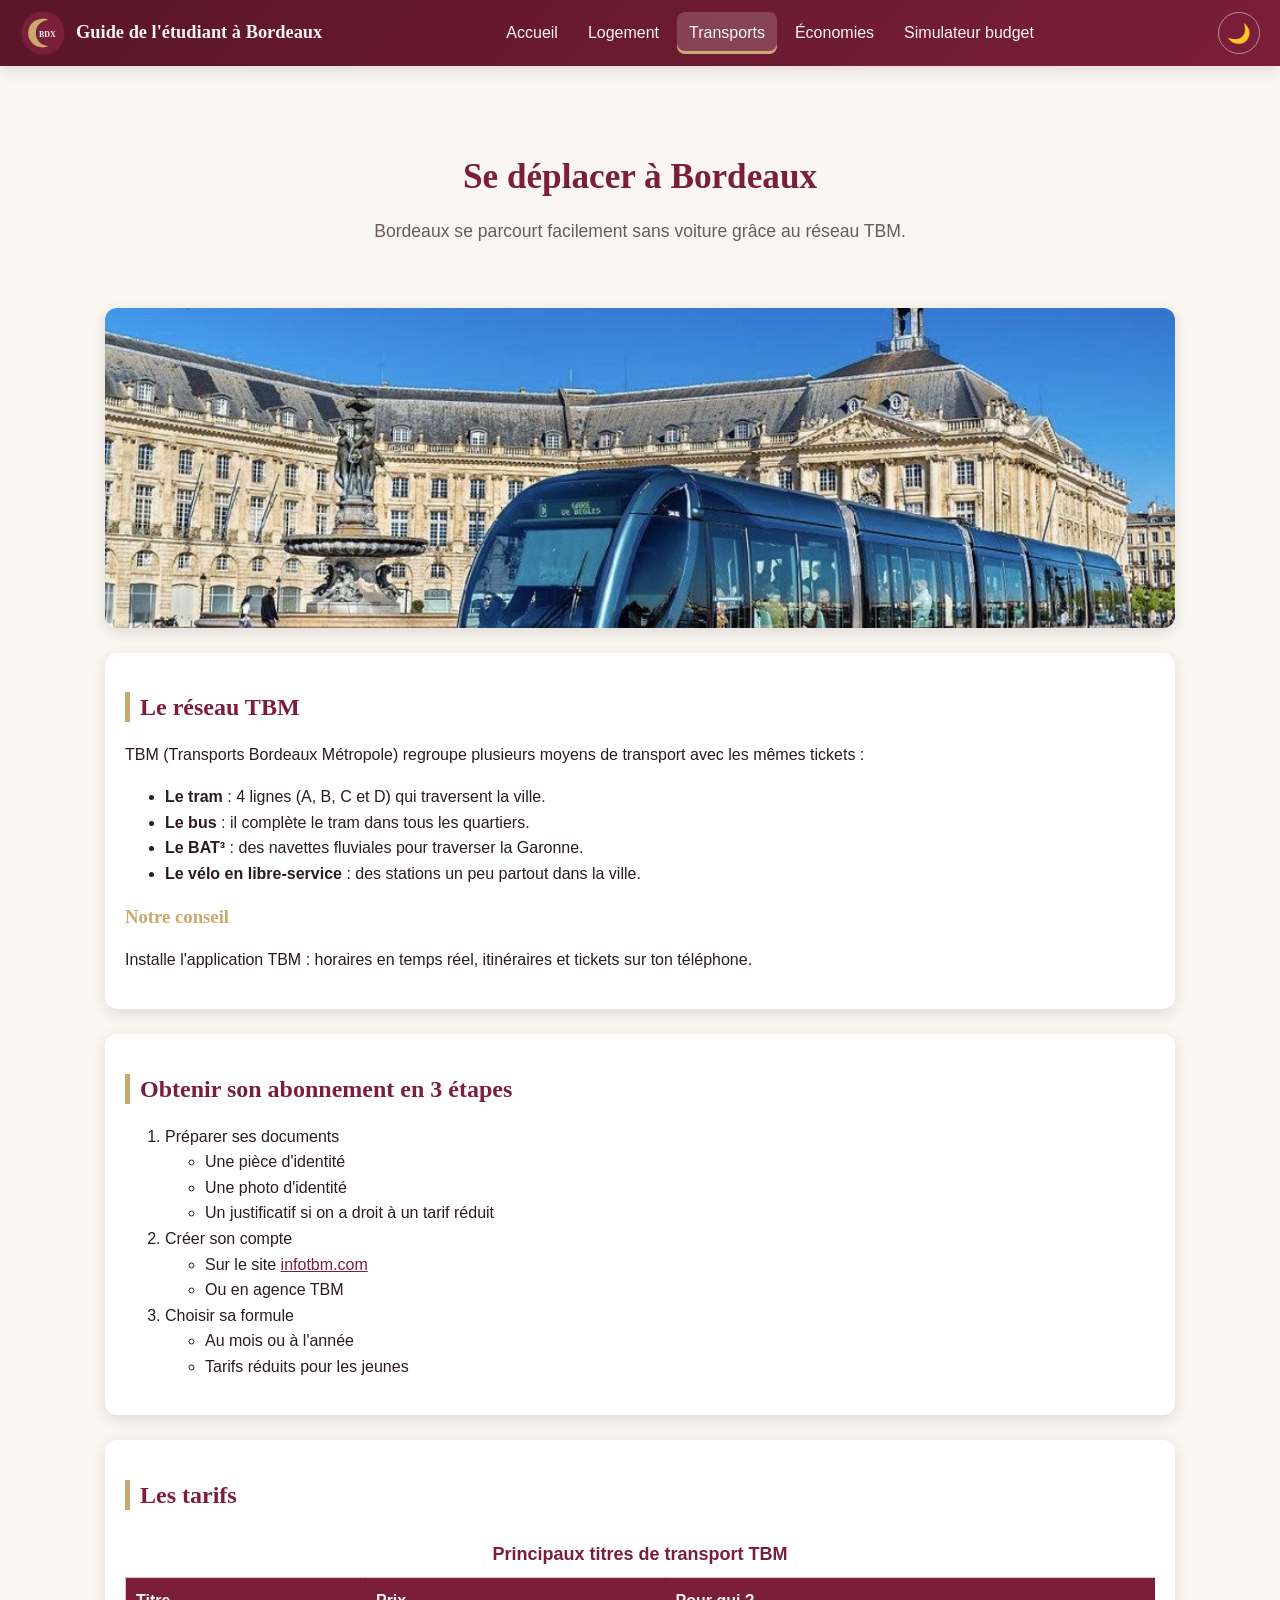
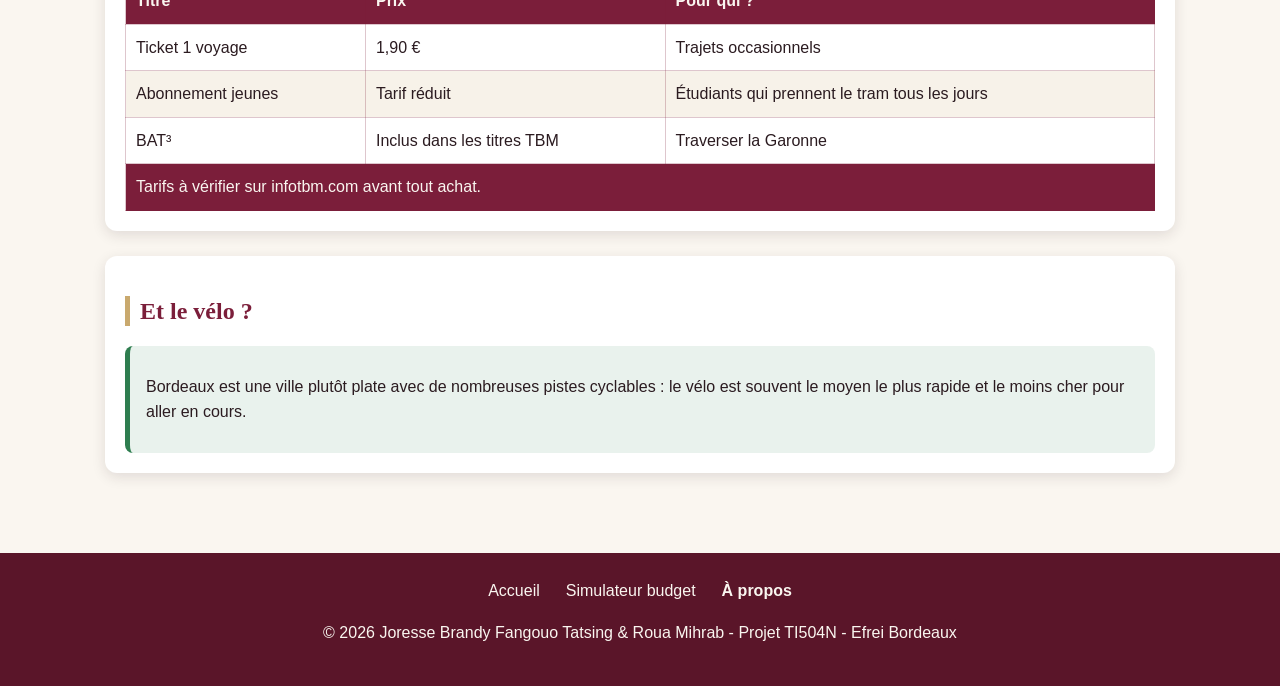
<file: pages/transport.html>
<!DOCTYPE html>
<html lang="fr">
<head>
    <meta charset="UTF-8">
    <meta name="viewport" content="width=device-width, initial-scale=1.0">
    <meta name="description" content="Se déplacer à Bordeaux : tram, bus, BAT³, vélo et tarifs du réseau TBM.">
    <title>Transports - Guide de l'étudiant à Bordeaux</title>
    <link rel="icon" href="../img/logo.svg" type="image/svg+xml">
    <link rel="stylesheet" href="../css/style.css">
    <script src="../js/main.js" defer></script>
</head>
<body>

    <header class="site-header">
        <a href="../index.html" class="logo">
            <img src="../img/logo.svg" alt="Logo du guide" width="46" height="46">
            <span>Guide de l'étudiant à Bordeaux</span>
        </a>
        <nav class="main-nav" id="main-nav" aria-label="Navigation principale">
            <ul>
                <li><a href="../index.html">Accueil</a></li>
                <li><a href="housing.html">Logement</a></li>
                <li><a href="transport.html" aria-current="page">Transports</a></li>
                <li><a href="savings.html">Économies</a></li>
                <li><a href="budget.html">Simulateur budget</a></li>
            </ul>
        </nav>
        <div class="header-tools">
            <button type="button" class="icon-button" id="theme-toggle" aria-label="Activer le mode sombre">🌙</button>
            <button type="button" class="icon-button menu-toggle" id="menu-toggle" aria-label="Ouvrir le menu" aria-expanded="false" aria-controls="main-nav">☰</button>
        </div>
    </header>

    <main>
        <section class="page-intro">
            <h1>Se déplacer à Bordeaux</h1>
            <p>Bordeaux se parcourt facilement sans voiture grâce au réseau TBM.</p>
        </section>

        <figure class="page-photo">
            <img src="../img/transport.jpg" alt="Tram de Bordeaux devant la place de la Bourse" width="1170" height="610">
        </figure>

        <section class="reveal">
            <h2>Le réseau TBM</h2>
            <p>TBM (Transports Bordeaux Métropole) regroupe plusieurs moyens de transport avec les mêmes tickets :</p>
            <ul>
                <li><strong>Le tram</strong> : 4 lignes (A, B, C et D) qui traversent la ville.</li>
                <li><strong>Le bus</strong> : il complète le tram dans tous les quartiers.</li>
                <li><strong>Le BAT³</strong> : des navettes fluviales pour traverser la Garonne.</li>
                <li><strong>Le vélo en libre-service</strong> : des stations un peu partout dans la ville.</li>
            </ul>
            <h3>Notre conseil</h3>
            <p>Installe l'application TBM : horaires en temps réel, itinéraires et tickets sur ton téléphone.</p>
        </section>

        <section class="reveal">
            <h2>Obtenir son abonnement en 3 étapes</h2>
            <ol>
                <li>Préparer ses documents
                    <ul>
                        <li>Une pièce d'identité</li>
                        <li>Une photo d'identité</li>
                        <li>Un justificatif si on a droit à un tarif réduit</li>
                    </ul>
                </li>
                <li>Créer son compte
                    <ul>
                        <li>Sur le site <a href="https://www.infotbm.com">infotbm.com</a></li>
                        <li>Ou en agence TBM</li>
                    </ul>
                </li>
                <li>Choisir sa formule
                    <ul>
                        <li>Au mois ou à l'année</li>
                        <li>Tarifs réduits pour les jeunes</li>
                    </ul>
                </li>
            </ol>
        </section>

        <section class="reveal">
            <h2>Les tarifs</h2>
            <div class="table-wrapper">
                <table>
                    <caption>Principaux titres de transport TBM</caption>
                    <thead>
                        <tr>
                            <th scope="col">Titre</th>
                            <th scope="col">Prix</th>
                            <th scope="col">Pour qui ?</th>
                        </tr>
                    </thead>
                    <tbody>
                        <tr>
                            <td>Ticket 1 voyage</td>
                            <td>1,90 €</td>
                            <td>Trajets occasionnels</td>
                        </tr>
                        <tr>
                            <td>Abonnement jeunes</td>
                            <td>Tarif réduit</td>
                            <td>Étudiants qui prennent le tram tous les jours</td>
                        </tr>
                        <tr>
                            <td>BAT³</td>
                            <td>Inclus dans les titres TBM</td>
                            <td>Traverser la Garonne</td>
                        </tr>
                    </tbody>
                    <tfoot>
                        <tr>
                            <td colspan="3">Tarifs à vérifier sur infotbm.com avant tout achat.</td>
                        </tr>
                    </tfoot>
                </table>
            </div>
        </section>

        <section class="reveal">
            <h2>Et le vélo ?</h2>
            <div class="highlight">
                <p>Bordeaux est une ville plutôt plate avec de nombreuses pistes cyclables : le vélo est souvent le moyen le plus rapide et le moins cher pour aller en cours.</p>
            </div>
        </section>
    </main>

    <footer class="site-footer">
        <nav class="footer-nav" aria-label="Navigation du bas de page">
            <ul>
                <li><a href="../index.html">Accueil</a></li>
                <li><a href="budget.html">Simulateur budget</a></li>
                <li><a href="about.html">À propos</a></li>
            </ul>
        </nav>
        <p>&copy; <span id="year">2026</span> Joresse Brandy Fangouo Tatsing &amp; Roua Mihrab - Projet TI504N - Efrei Bordeaux</p>
    </footer>

    <button type="button" id="back-to-top" aria-label="Remonter en haut de la page">↑</button>

</body>
</html>
</file>
<file: css/style.css>
:root {
    --wine: #7B1E3A;
    --wine-dark: #5A1529;
    --gold: #C9A96E;
    --cream: #FAF6F0;
    --surface: #FFFFFF;
    --text: #2B1B20;
    --text-light: #6B5A5F;
    --success: #2E7D4F;
    --error: #B3261E;
    --radius: 12px;
    --shadow: 0 4px 14px rgba(43, 27, 32, 0.12);
}


[data-theme="dark"] {
    --cream: #1E1417;
    --surface: #2A1D21;
    --text: #F3E9EC;
    --text-light: #C9B8BD;
    --gold: #D9BC86;
    --shadow: 0 4px 14px rgba(0, 0, 0, 0.4);
}


* {
    box-sizing: border-box;
}

body {
    margin: 0;
    background-color: var(--cream);
    color: var(--text);
    font-family: "Segoe UI", Arial, sans-serif;
    line-height: 1.6;
    transition: background-color 0.3s, color 0.3s;
}

h1, h2, h3 {
    font-family: Georgia, "Times New Roman", serif;
    line-height: 1.25;
}

h1 {
    color: var(--wine);
}

h2 {
    color: var(--wine);
    border-left: 5px solid var(--gold);
    padding-left: 10px;
}

/* TP2 : combinateur de voisins généraux ~ */
h2 ~ h3 {
    color: var(--gold);
}

[data-theme="dark"] h1,
[data-theme="dark"] h2 {
    color: var(--gold);
}

img {
    max-width: 100%;
    height: auto;
}

a {
    color: var(--wine);
}

[data-theme="dark"] a {
    color: var(--gold);
}


[data-theme="dark"] .button {
    color: #2B1B20;
}

[data-theme="dark"] .card {
    color: var(--text);
}


section p a {
    font-style: italic;
}

main {
    max-width: 1100px;
    margin: 0 auto;
    padding: 15px;
}


.site-header {
    position: sticky;
    top: 0;
    z-index: 100;
    display: flex;
    align-items: center;
    justify-content: space-between;
    gap: 15px;
    padding: 10px 20px;
    background: linear-gradient(135deg, #5A1529, #7B1E3A);
    box-shadow: var(--shadow);
}

.logo {
    display: flex;
    align-items: center;
    gap: 10px;
    color: var(--cream);
    font-family: Georgia, serif;
    font-size: 1.15em;
    font-weight: bold;
    text-decoration-line: none;
}

[data-theme="dark"] .logo {
    color: #FAF6F0;
}

.logo img {
    width: 46px;
    height: 46px;
    border-radius: 50%;
    transition: transform 0.6s;
}

.logo:hover img {
    transform: rotate(360deg);
}

.main-nav ul,
.footer-nav ul {
    display: flex;
    flex-wrap: wrap;
    gap: 6px;
    margin: 0;
    padding: 0;
    list-style-type: none;
}

.main-nav a {
    display: block;
    padding: 8px 12px;
    border-radius: 8px;
    color: #FAF6F0;
    text-decoration-line: none;
    transition: background-color 0.3s, color 0.3s;
}


.main-nav a:hover {
    background-color: var(--gold);
    color: var(--wine-dark);
}


.main-nav a[aria-current="page"] {
    background-color: rgba(250, 246, 240, 0.18);
    box-shadow: inset 0 -3px 0 var(--gold);
}

.header-tools {
    display: flex;
    gap: 8px;
}

.icon-button {
    width: 42px;
    height: 42px;
    border: 1px solid rgba(250, 246, 240, 0.5);
    border-radius: 50%;
    background: transparent;
    color: #FAF6F0;
    font-size: 1.2em;
    cursor: pointer;
    transition: background-color 0.3s;
}

.icon-button:hover {
    background-color: rgba(250, 246, 240, 0.2);
}


.menu-toggle {
    display: none;
}


.site-footer {
    margin-top: 40px;
    padding: 25px 15px;
    background-color: var(--wine-dark);
    color: #FAF6F0;
    text-align: center;
}

.footer-nav ul {
    justify-content: center;
}

.footer-nav a {
    padding: 6px 10px;
    border-radius: 6px;
    color: #FAF6F0;
    text-decoration-line: none;
}

.footer-nav a:hover {
    background-color: var(--gold);
    color: var(--wine-dark);
}


.footer-nav li:nth-child(2) a:hover {
    background-color: #E8D4AE;
}

.footer-nav li:last-child a {
    font-weight: bold;
}


section {
    margin-top: 25px;
    margin-bottom: 25px;
    padding: 20px;
    border-radius: var(--radius);
    background-color: var(--surface);
    box-shadow: var(--shadow);
}

.page-intro {
    text-align: center;
    background: transparent;
    box-shadow: none;
}

.page-intro h1 {
    font-size: 2.2em;
    margin-bottom: 5px;
}

.page-intro p {
    color: var(--text-light);
    font-size: 1.1em;
}

.cards-grid {
    display: grid;
    grid-template-columns: repeat(auto-fit, minmax(230px, 1fr));
    gap: 20px;
}

.card {
    display: block;
    padding: 20px;
    border-radius: var(--radius);
    border-top: 5px solid var(--gold);
    background-color: var(--cream);
    color: var(--text);
    text-decoration-line: none;
    transition: transform 0.3s, box-shadow 0.3s;
}

.card:hover {
    transform: translateY(-6px);
    box-shadow: var(--shadow);
}

.card-icon {
    font-size: 2em;
}

.card h3 {
    color: var(--wine);
    margin: 10px 0;
}

[data-theme="dark"] .card h3 {
    color: var(--gold);
}


#welcome {
    padding: 12px 18px;
    border-radius: var(--radius);
    background-color: var(--gold);
    color: #2B1B20;
    font-weight: bold;
    text-align: center;
    animation: slideDown 0.6s ease-out;
}

.highlight {
    padding: 12px 16px;
    border-left: 5px solid var(--success);
    border-radius: 8px;
    background-color: rgba(46, 125, 79, 0.1);
}

.hero-photo {
    position: relative;
    margin: 0 0 25px;
    border-radius: var(--radius);
    overflow: hidden;
    box-shadow: var(--shadow);
}

.hero-photo img {
    display: block;
    width: 100%;
    height: 380px;
    object-fit: cover;
    transition: transform 6s ease-out;
}

.hero-photo:hover img {
    transform: scale(1.06);
}

.hero-photo figcaption {
    position: absolute;
    left: 0;
    right: 0;
    bottom: 0;
    padding: 10px 16px;
    background: linear-gradient(transparent, rgba(43, 27, 32, 0.85));
    color: #FAF6F0;
    font-style: italic;
}

@media (max-width: 600px) {
    .hero-photo img {
        height: 220px;
    }
}


.carousel {
    position: relative;
    overflow: hidden;
    padding: 0;
    min-height: 320px;
    color: #FAF6F0;
}

.slide {
    position: absolute;
    top: 0;
    right: 0;
    bottom: 0;
    left: 0;
    display: flex;
    flex-direction: column;
    justify-content: center;
    padding: 30px 70px;
    opacity: 0;
    transition: opacity 0.8s;
    background-size: cover;
    background-position: center;
}

.slide.active {
    opacity: 1;
    z-index: 1;
}

.slide h2 {
    color: #FAF6F0;
    border-left-color: var(--gold);
    font-size: 2em;
}

.slide-1 {
    background-image: linear-gradient(rgba(90, 21, 41, 0.75), rgba(90, 21, 41, 0.75)), url("../img/miroir-eau.jpg");
    background-color: var(--wine);
}

.slide-2 {
    background-image: linear-gradient(135deg, #5A1529, #9C4A5F);
}

.slide-3 {
    background-image: linear-gradient(135deg, #7B5A2A, #C9A96E);
}

.slide .button {
    align-self: flex-start;
}

.carousel-button {
    position: absolute;
    top: 50%;
    z-index: 2;
    transform: translateY(-50%);
    width: 44px;
    height: 44px;
    border: none;
    border-radius: 50%;
    background-color: rgba(250, 246, 240, 0.85);
    color: var(--wine-dark);
    font-size: 1.4em;
    cursor: pointer;
}

.carousel-button.prev {
    left: 12px;
}

.carousel-button.next {
    right: 12px;
}

.carousel-dots {
    position: absolute;
    bottom: 14px;
    left: 50%;
    z-index: 2;
    display: flex;
    gap: 8px;
    transform: translateX(-50%);
}

.carousel-dots button {
    width: 12px;
    height: 12px;
    padding: 0;
    border: 2px solid #FAF6F0;
    border-radius: 50%;
    background: transparent;
    cursor: pointer;
}

.carousel-dots button.active {
    background-color: var(--gold);
    border-color: var(--gold);
}


.button,
button[type="submit"],
input[type="button"],
input[type="reset"] {
    display: inline-block;
    padding: 10px 20px;
    border: none;
    border-radius: 25px;
    background-color: var(--gold);
    color: #2B1B20;
    font-size: 1em;
    font-weight: bold;
    text-decoration-line: none;
    cursor: pointer;
    transition: transform 0.2s, background-color 0.3s;
}

.button:hover,
button[type="submit"]:hover,
input[type="button"]:hover {
    background-color: #E8D4AE;
    transform: scale(1.05);
}

input[type="reset"] {
    background-color: var(--text-light);
    color: #FFFFFF;
}

button:disabled,
input:disabled {
    opacity: 0.5;
    cursor: not-allowed;
    transform: none;
}


.stats {
    display: grid;
    grid-template-columns: repeat(auto-fit, minmax(160px, 1fr));
    gap: 15px;
    text-align: center;
}

.stat-number {
    display: block;
    color: var(--wine);
    font-family: Georgia, serif;
    font-size: 2.4em;
    font-weight: bold;
}

[data-theme="dark"] .stat-number {
    color: var(--gold);
}

#postit {
    display: flex;
    flex-wrap: wrap;
    justify-content: space-between;
    gap: 15px;
    margin: 0;
    padding: 0;
    list-style-type: none;
}

.postit-item {
    position: relative;
    flex: 1 1 170px;
    margin: 0;
    padding: 18px 14px;
    border: 1px solid rgba(0, 0, 0, 0.1);
    border-radius: 4px;
    color: #2B1B20;
    font-weight: bold;
    text-align: center;
    cursor: pointer;
    transform: rotate(-1deg);
    transition: transform 0.3s;
}

.postit-item:hover {
    transform: rotate(0deg) scale(1.03);
}

.postit-item:nth-child(1) { background-color: #F7D9A8; }
.postit-item:nth-child(2) { background-color: #E8C3CC; }
.postit-item:nth-child(3) { background-color: #CFE3C8; }
.postit-item:nth-child(4) { background-color: #C9DCEB; }
.postit-item:nth-child(5) { background-color: #E9DFC4; }

.postit-item ul {
    display: none;
    position: absolute;
    top: 100%;
    left: 0;
    z-index: 10;
    min-width: 100%;
    margin: 0;
    padding: 10px 10px 10px 28px;
    border-radius: 0 0 8px 8px;
    background-color: var(--surface);
    color: var(--text);
    font-weight: normal;
    text-align: left;
    box-shadow: var(--shadow);
}

.postit-item:hover ul,
.postit-item:focus-within ul {
    display: block;
}


.table-wrapper {
    overflow-x: auto;
}

table {
    width: 100%;
    border-collapse: collapse;
    margin-top: 10px;
}

caption {
    margin-bottom: 8px;
    color: var(--wine);
    font-size: large;
    font-weight: bold;
}

[data-theme="dark"] caption {
    color: var(--gold);
}

th,
td {
    padding: 10px;
    border: 1px solid rgba(123, 30, 58, 0.25);
    text-align: left;
}

thead,
tfoot {
    background-color: var(--wine);
    color: #FAF6F0;
}

tbody tr:nth-child(even) {
    background-color: rgba(201, 169, 110, 0.15);
}

tbody tr:hover {
    background-color: rgba(201, 169, 110, 0.35);
}


fieldset {
    margin-bottom: 20px;
    padding: 15px 20px;
    border: 2px solid var(--gold);
    border-radius: var(--radius);
}

legend {
    padding: 4px 12px;
    border-radius: 20px;
    background-color: var(--wine);
    color: #FAF6F0;
    font-weight: bold;
}

.form-row {
    display: grid;
    grid-template-columns: 220px 1fr;
    align-items: center;
    gap: 10px;
    margin-bottom: 12px;
}

input[type="text"],
input[type="email"],
input[type="number"],
select,
textarea {
    width: 100%;
    padding: 9px 12px;
    border: 1px solid var(--text-light);
    border-radius: 8px;
    background-color: var(--surface);
    color: var(--text);
    font-family: inherit;
    font-size: 1em;
}

input:focus,
select:focus,
textarea:focus {
    outline: 3px solid var(--gold);
    outline-offset: 1px;
}


.invalid {
    border-color: var(--error);
    background-color: rgba(179, 38, 30, 0.07);
}

.error-message {
    grid-column: 2;
    margin: -6px 0 0;
    color: var(--error);
    font-size: 0.9em;
}

.form-message {
    padding: 12px;
    border-radius: 8px;
    font-weight: bold;
}

.form-message.success {
    background-color: rgba(46, 125, 79, 0.15);
    color: var(--success);
}

.form-message.error {
    background-color: rgba(179, 38, 30, 0.12);
    color: var(--error);
}

.form-buttons {
    display: flex;
    flex-wrap: wrap;
    gap: 10px;
}

.budget-result {
    font-size: 1.15em;
}

.positive {
    color: var(--success);
}

.negative {
    color: var(--error);
}

.bar-chart {
    margin-top: 15px;
}

.bar-row {
    display: grid;
    grid-template-columns: 110px 1fr 70px;
    align-items: center;
    gap: 10px;
    margin-bottom: 8px;
}

.bar-track {
    height: 18px;
    border-radius: 9px;
    background-color: rgba(201, 169, 110, 0.25);
    overflow: hidden;
}

.bar-fill {
    width: 0;
    height: 100%;
    border-radius: 9px;
    background: linear-gradient(90deg, #7B1E3A, #C9A96E);
    transition: width 1s ease-out;
}


.checklist label {
    display: block;
    padding: 6px 0;
    cursor: pointer;
}

.progress {
    height: 14px;
    margin: 10px 0;
    border-radius: 7px;
    background-color: rgba(201, 169, 110, 0.25);
    overflow: hidden;
}

.progress-bar {
    width: 0;
    height: 100%;
    background-color: var(--success);
    transition: width 0.4s;
}


.tip-box {
    min-height: 60px;
    padding: 15px;
    border: 2px dashed var(--gold);
    border-radius: var(--radius);
    font-size: 1.1em;
}

.tip-box.pop {
    animation: pop 0.4s;
}


.team {
    display: grid;
    grid-template-columns: repeat(auto-fit, minmax(260px, 1fr));
    gap: 20px;
}

.member {
    padding: 20px;
    border-radius: var(--radius);
    background-color: var(--cream);
    text-align: center;
}

.avatar {
    display: inline-flex;
    align-items: center;
    justify-content: center;
    width: 80px;
    height: 80px;
    border-radius: 50%;
    background: linear-gradient(135deg, #7B1E3A, #C9A96E);
    color: #FAF6F0;
    font-family: Georgia, serif;
    font-size: 1.8em;
    font-weight: bold;
}


#chat-box {
    display: flex;
    flex-direction: column;
    gap: 8px;
    height: 300px;
    padding: 12px;
    overflow-y: auto;
    border: 1px solid var(--gold);
    border-radius: var(--radius);
    background-color: var(--cream);
}

.message {
    max-width: 80%;
    padding: 8px 14px;
    border-radius: 16px;
    animation: fadeUp 0.3s ease-out;
}

.message.user {
    align-self: flex-end;
    background-color: var(--wine);
    color: #FAF6F0;
    border-bottom-right-radius: 4px;
}

.message.bot {
    align-self: flex-start;
    background-color: var(--surface);
    border: 1px solid rgba(201, 169, 110, 0.6);
    border-bottom-left-radius: 4px;
}

.chat-input {
    display: flex;
    gap: 10px;
    margin-top: 10px;
}

.chat-suggestions {
    display: flex;
    flex-wrap: wrap;
    gap: 8px;
    margin-top: 10px;
}

.chat-suggestions button {
    padding: 6px 12px;
    border: 1px solid var(--gold);
    border-radius: 20px;
    background: transparent;
    color: var(--text);
    cursor: pointer;
}

.chat-suggestions button:hover {
    background-color: var(--gold);
    color: #2B1B20;
}


#back-to-top {
    position: fixed;
    right: 20px;
    bottom: 20px;
    z-index: 50;
    width: 46px;
    height: 46px;
    border: none;
    border-radius: 50%;
    background-color: var(--wine);
    color: #FAF6F0;
    font-size: 1.3em;
    cursor: pointer;
    opacity: 0;
    visibility: hidden;
    transition: opacity 0.3s, visibility 0.3s;
    box-shadow: var(--shadow);
}

#back-to-top.visible {
    opacity: 1;
    visibility: visible;
}


.reveal {
    opacity: 0;
    transform: translateY(30px);
    transition: opacity 0.7s, transform 0.7s;
}

.reveal.visible {
    opacity: 1;
    transform: none;
}

@keyframes fadeUp {
    from { opacity: 0; transform: translateY(10px); }
    to { opacity: 1; transform: translateY(0); }
}

@keyframes slideDown {
    from { opacity: 0; transform: translateY(-20px); }
    to { opacity: 1; transform: translateY(0); }
}

@keyframes pop {
    0% { transform: scale(0.95); }
    60% { transform: scale(1.03); }
    100% { transform: scale(1); }
}


@media (prefers-reduced-motion: reduce) {
    *,
    .reveal {
        transition: none;
        animation: none;
    }
    .reveal {
        opacity: 1;
        transform: none;
    }
}


@media (max-width: 900px) {
    .menu-toggle {
        display: block;
    }

    .main-nav {
        display: none;
        position: absolute;
        top: 100%;
        left: 0;
        right: 0;
        padding: 10px 20px 20px;
        background-color: var(--wine-dark);
    }

    .main-nav.open {
        display: block;
        animation: slideDown 0.3s;
    }

    .main-nav ul {
        flex-direction: column;
    }
}

@media (max-width: 600px) {
    .logo span {
        font-size: 0.85em;
    }

    .form-row {
        grid-template-columns: 1fr;
        gap: 4px;
    }

    .error-message {
        grid-column: 1;
    }

    .slide {
        padding: 25px 55px;
    }

    .slide h2 {
        font-size: 1.4em;
    }

    .page-intro h1 {
        font-size: 1.7em;
    }

    .bar-row {
        grid-template-columns: 80px 1fr 60px;
        font-size: 0.9em;
    }

    .message {
        max-width: 90%;
    }
}


/* ===== 20. Photos des rubriques (cartes de l'accueil et haut des pages) ===== */
.card-img {
    display: block;
    width: 100%;
    height: 150px;
    object-fit: cover;
    border-radius: 8px;
    transition: transform 0.4s;
}

.card:hover .card-img {
    transform: scale(1.04);
}

.page-photo {
    margin: 0 0 25px;
    border-radius: var(--radius);
    overflow: hidden;
    box-shadow: var(--shadow);
}

.page-photo img {
    display: block;
    width: 100%;
    height: 320px;
    object-fit: cover;
}

@media (max-width: 600px) {
    .card-img {
        height: 120px;
    }

    .page-photo img {
        height: 200px;
    }
}
</file>
